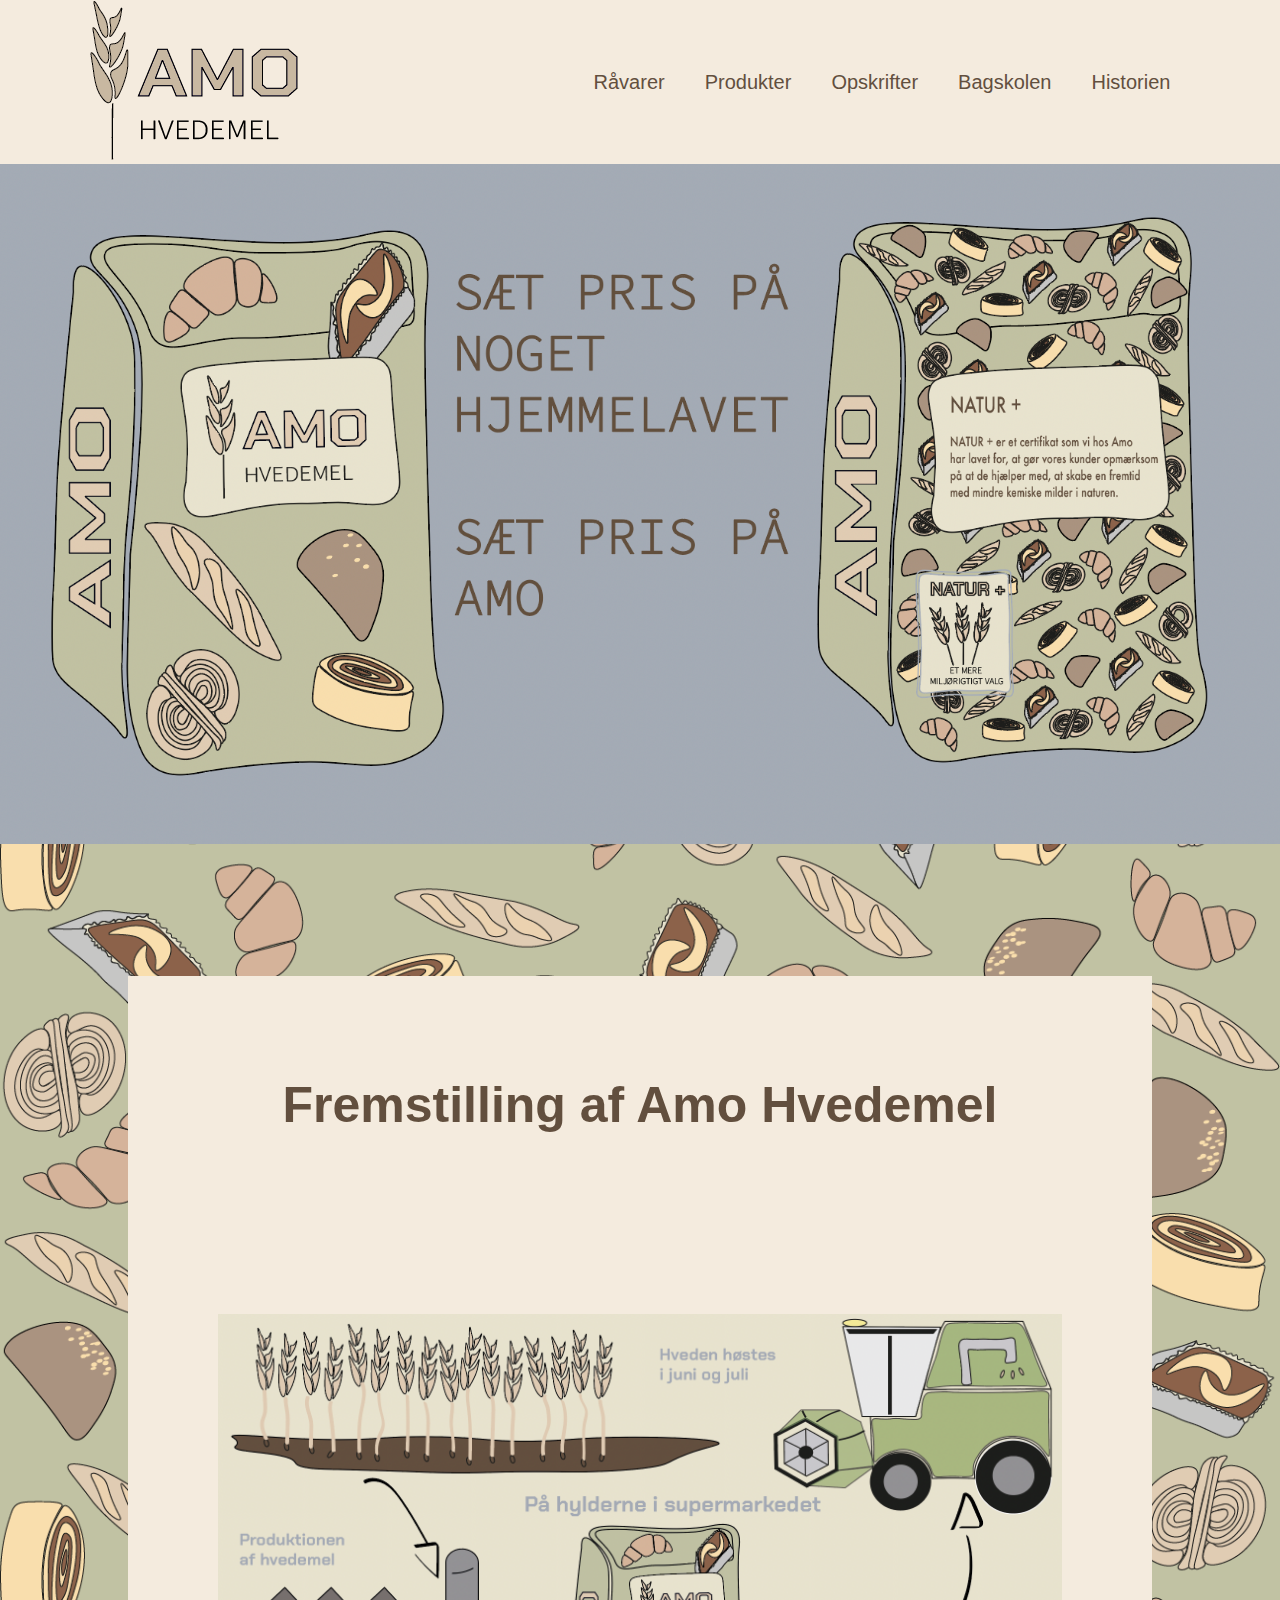
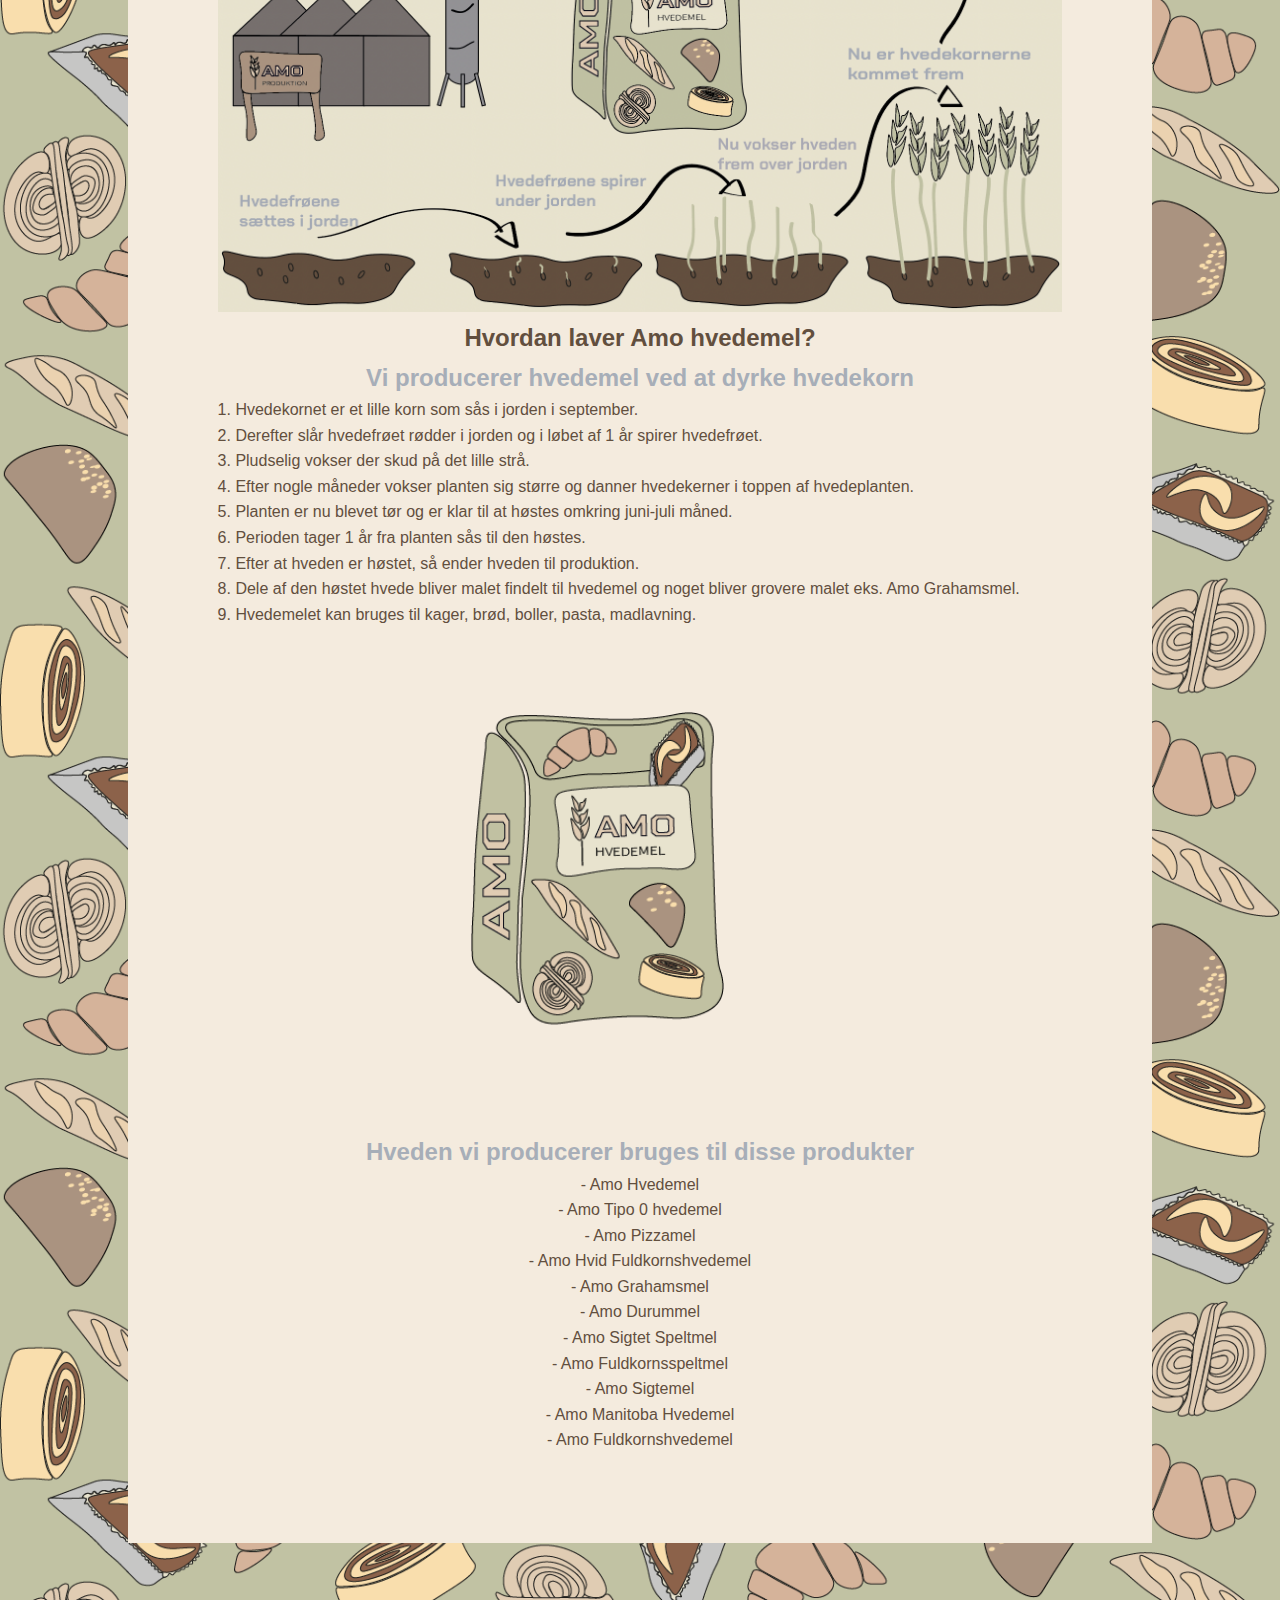
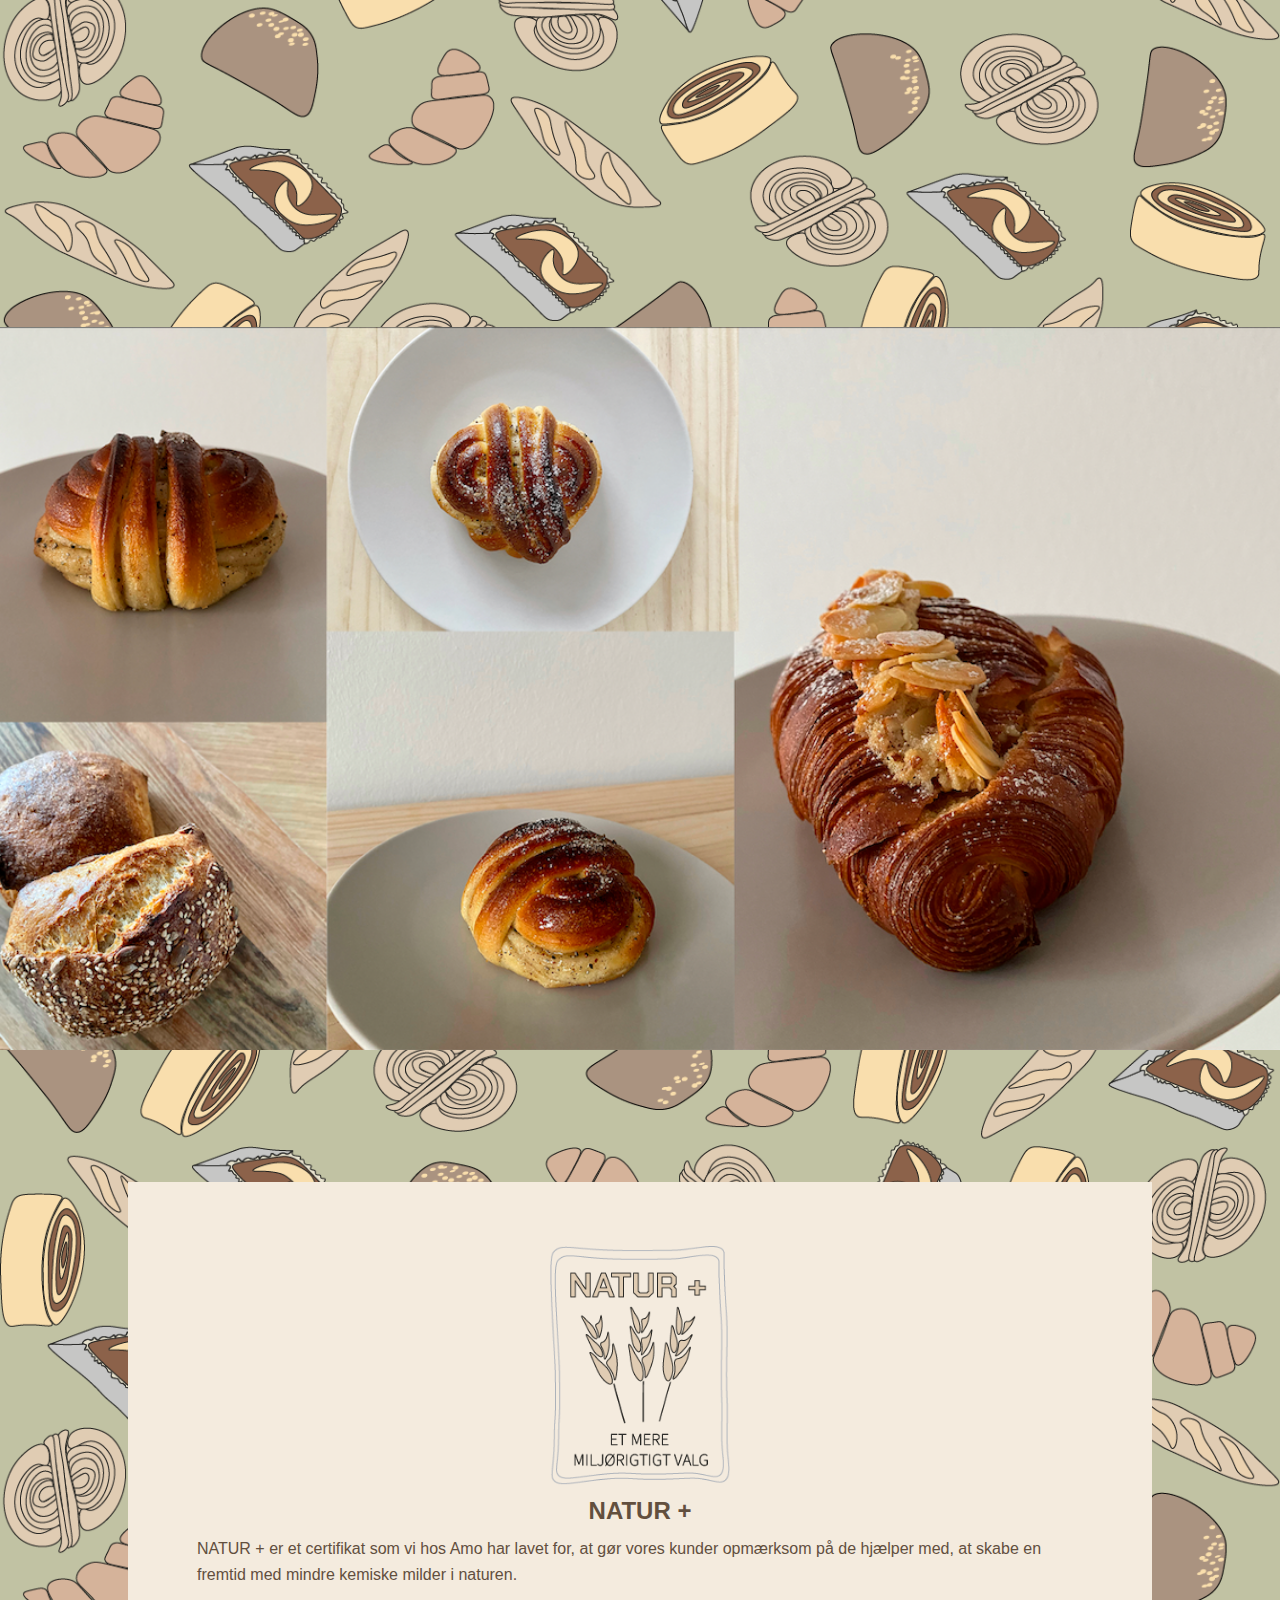
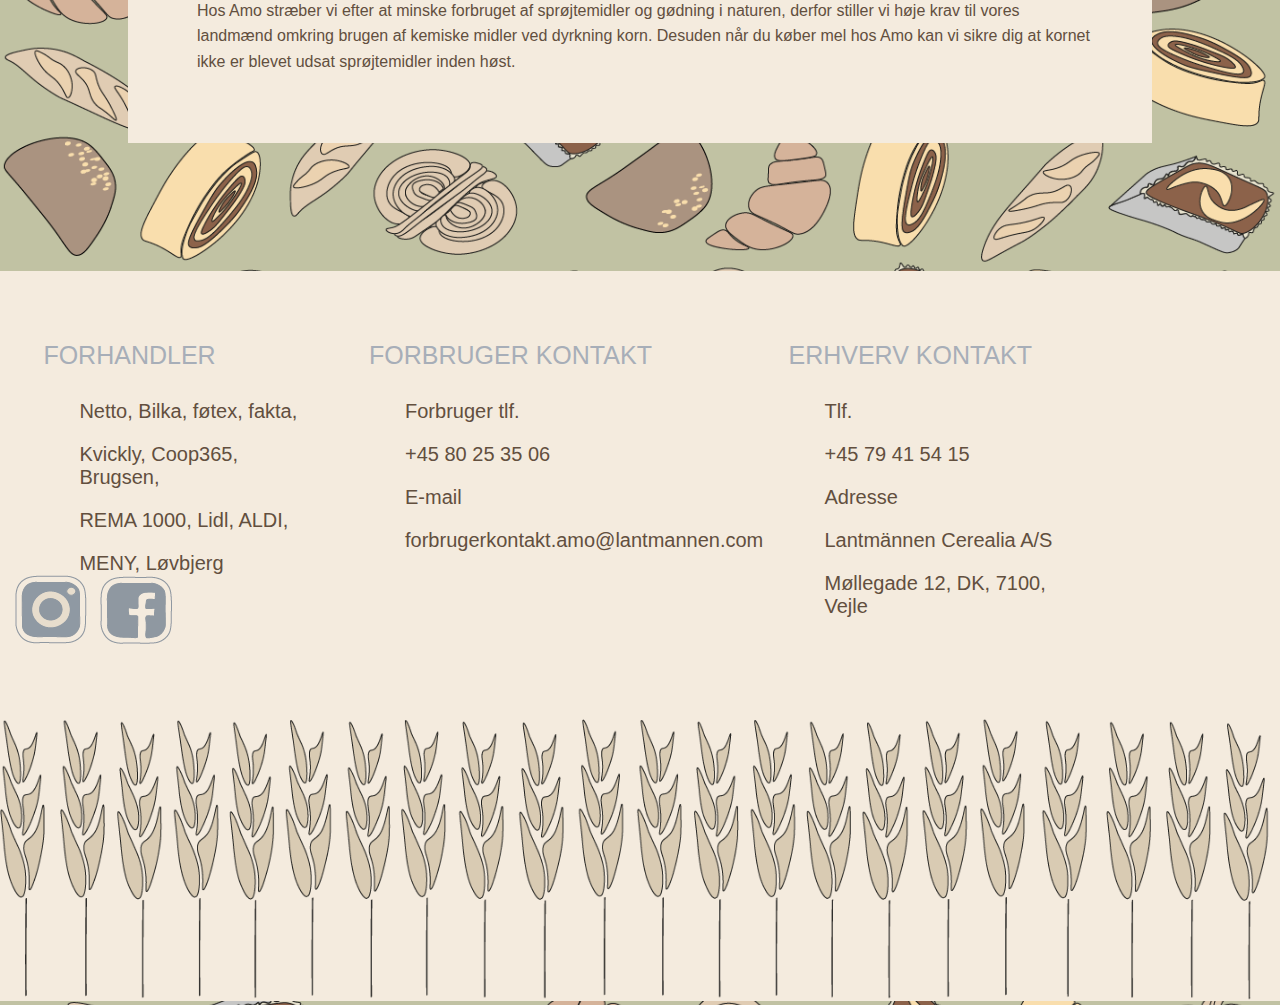
<file: hvedemel/index.html>
<!DOCTYPE html>
<html lang="en">
<head>
  <meta charset="UTF-8">
  <meta name="viewport" content="width=device-width, initial-scale=1.0">
  <meta http-equiv="X-UA-Compatible" content="ie=edge">
  <title>Amo Hvedemel</title>
  <meta name="Amo hvedemel forside" content="Hvedemel">
	<meta name="description" content="Amo">
	<meta name="viewport" content="width=device-width, initial-scale=1.0">
	<meta name="keywords" content="produktion af hvedemel, natur+, fremstilling af hvedemel, Amo, kager, brød, Amo hvedemel, hvedemel, bage, madlavning, hjemmelavet brød og kager">
	<link rel="stylesheet" href="css/style.css">

	<!-- favicon = ikon i faneblad / browser -->
	<link rel="icon" type="image/x-icon" href="images/logotilfane.png"/>
</head>
<body>

<div class="body1">

  <!--Navigation sættes op -->
<header>

 <a href="index.html"><img src="images/logotilnav.png" alt="Logo"></a>

<input type="checkbox" id="menu-bar">
<label for="menu-bar"><img src="images/burgermenubilled.png" alt="Logo"></label>


<nav class="navbar">
  <ul>
    <li> <a href="#">Råvarer</a>
          <ul>
            <li><a href="#">Hvede</a></li>
            <li><a href="#">Rug</a></li>
            <li><a href="#">Havre</a></li>
            <li><a href="#">Mandel</a></li>
          </ul>
        </li>

    <li> <a href="#">Produkter</a>
            <ul>
              <li><a href="#">Meltyper</a></li>
              <li><a href="#">Melblandninger</a></li>
            </ul>
        </li>

    <li> <a href="#">Opskrifter</a>
        <ul>
          <li><a href="bagning.html">Bagning</a></li>
          <li><a href="#">Morgenmad</a></li>
            <li><a href="#">Frokost</a></li>
            <li><a href="#">Aftensmad</a></li>
        </ul>
      </li>

    <li> <a href="#">Bagskolen</a></li>
    <li> <a href="#">Historien</a></li>
  </ul>
</nav>
</header>

<!--Indholdet på forsiden starter -->
<main>

<picture>
  <img src="images/amo.png" alt="Amo Hvedemel" class="amohvedemel">
</picture>

<picture>
  <img src="images/amohvedemelmobil.png" alt="Logo" class="amohvedemelmobil">
</picture>



  <div class= "boksinfographic">
    <h6>Fremstilling af Amo Hvedemel</h6>

<picture>
<img src="images/infographic.png" alt="infographic om fremstilling af Amo hvedemel" class="infographic">
</picture>

<picture>
<img src="images/infographicmobil.png" alt="infographic om fremstilling af Amo hvedemel" class="infographicmobil">
</picture>



<h2>Hvordan laver Amo hvedemel?</h2>

<h3> Vi producerer hvedemel ved at dyrke hvedekorn</h3>

<div id="infographictekst">
<p>1. Hvedekornet er et lille korn som sås i jorden i september.</p>
<p>2. Derefter slår hvedefrøet rødder i jorden og i løbet af 1 år spirer hvedefrøet.</p>
<p>3. Pludselig vokser der skud på det lille strå.</p>
<p>4. Efter nogle måneder vokser planten sig større og danner hvedekerner i toppen af hvedeplanten.</p>
<p>5. Planten er nu blevet tør og er klar til at høstes omkring juni-juli måned.</p>
<p>6. Perioden tager 1 år fra planten sås til den høstes.</p>
<p>7. Efter at hveden er høstet, så ender hveden til produktion.</p>
<p>8. Dele af den høstet hvede bliver malet findelt til hvedemel og noget bliver grovere malet eks. Amo Grahamsmel.</p>
<p>9. Hvedemelet kan bruges til kager, brød, boller, pasta, madlavning.</p>

<img src="images/hvedemel.png" alt="Amo hvedemel" class="hvedemelbillede">

<h3> Hveden vi producerer bruges til disse produkter</h3>

<div id="hvedemeltyper">
<p>  - Amo Hvedemel</p>
<p>  -	Amo Tipo 0 hvedemel</p>
<p>   -	Amo Pizzamel</p>
<p>   -	Amo Hvid Fuldkornshvedemel </p>
<p>   -	Amo Grahamsmel </p>
<p>   -	Amo Durummel </p>
<p>   -	Amo Sigtet Speltmel</p>
<p>   -	Amo Fuldkornsspeltmel </p>
<p>   -	Amo Sigtemel </p>
<p>   -	Amo Manitoba Hvedemel </p>
<p>   -	Amo Fuldkornshvedemel </p>
</div>

</div>
</div>


<!-- billed collage (stor skærm) -->
<picture>
<img src="images/kageogbrod.png" alt="Kage og brød" class="kageogbrod">
</picture>

<!-- billeder (lille skærm)-->
<picture>
<img src="images/kardemommeforside.jpg" alt="Kardemommesnurer" class="kageogbrodmobil">
</picture>

<picture>
<img src="images/croissantforside.jpg" alt="Croissant" class="kageogbrodmobil">
</picture>

<picture>
<img src="images/opskriftkanelsnegle.jpg" alt="Kanelsnegle" class="kageogbrodmobil">
</picture>


  <div class= "box1landningpage">
    <div>
    <img src="images/naturikon.png" alt="Ikon natur+" class="naturikon">
  </div>

    <h2>NATUR +</h2>

    <p class="del1natur">
      NATUR + er et certifikat som vi hos Amo har lavet for, at gør vores kunder opmærksom på de hjælper med, at skabe en fremtid med mindre
      kemiske milder i naturen.</p>

    <p class="del2natur">
      Hos Amo stræber vi efter at minske forbruget af sprøjtemidler og gødning i naturen, derfor stiller vi høje krav til vores landmænd
      omkring brugen af kemiske midler ved dyrkning korn.

      Desuden når du køber mel hos Amo kan vi sikre dig
      at kornet ikke er blevet udsat sprøjtemidler inden høst.
    </p>
</div>
</main>




<!--Footer-->
 <footer class="footer">
   <div class="container">
     <div class="row">

<!--Forhandler i footer-->
       <div class="footer-col">
         <h5>FORHANDLER</h5>
         <ul>
           <li><a href="">Netto, Bilka, føtex, fakta,</a></li>
           <li><a href="">Kvickly, Coop365, Brugsen,</a></li>
           <li><a href="">REMA 1000, Lidl, ALDI,</a></li>
           <li><a href="">MENY, Løvbjerg</a></li>
         </ul>
         <img src="images/insta.png" alt="Instagram ikon">
         <img src="images/face.png" alt="Facebook ikon">
       </div>

<!--Forbruger kontakt: tlf nr. & e-mail-->
       <div class="footer-col">
         <h5>FORBRUGER KONTAKT</h5>
         <ul>
           <li><a href="">Forbruger tlf. </a></li>
           <li><a href="">+45 80 25 35 06</a></li>
           <li><a href="">E-mail</a></li>
           <li><a href="">forbrugerkontakt.amo@lantmannen.com</a></li>
         </ul>
       </div>

<!--Erhverv kontakt: tlf nr. & adresse-->
       <div class="footer-col">
         <h5>ERHVERV KONTAKT</h5>
         <ul>
           <li><a href="">Tlf.</a></li>
           <li><a href="">+45 79 41 54 15</a></li>
           <li><a href="">Adresse</a></li>
           <li><a href="">Lantmännen Cerealia A/S</a></li>
           <li><a href="">Møllegade 12, DK, 7100, Vejle</a></li>
         </ul>
       </div>
   </div>
 </div>

</footer>

<!--Billede af hvede i bunden af siden-->
<div>
<img src="images/hvedetilfooter1.png" alt="Illustration af hvedeplanten" class="hvedefooter">
</div>
</div>
</body>
</html>
</file>
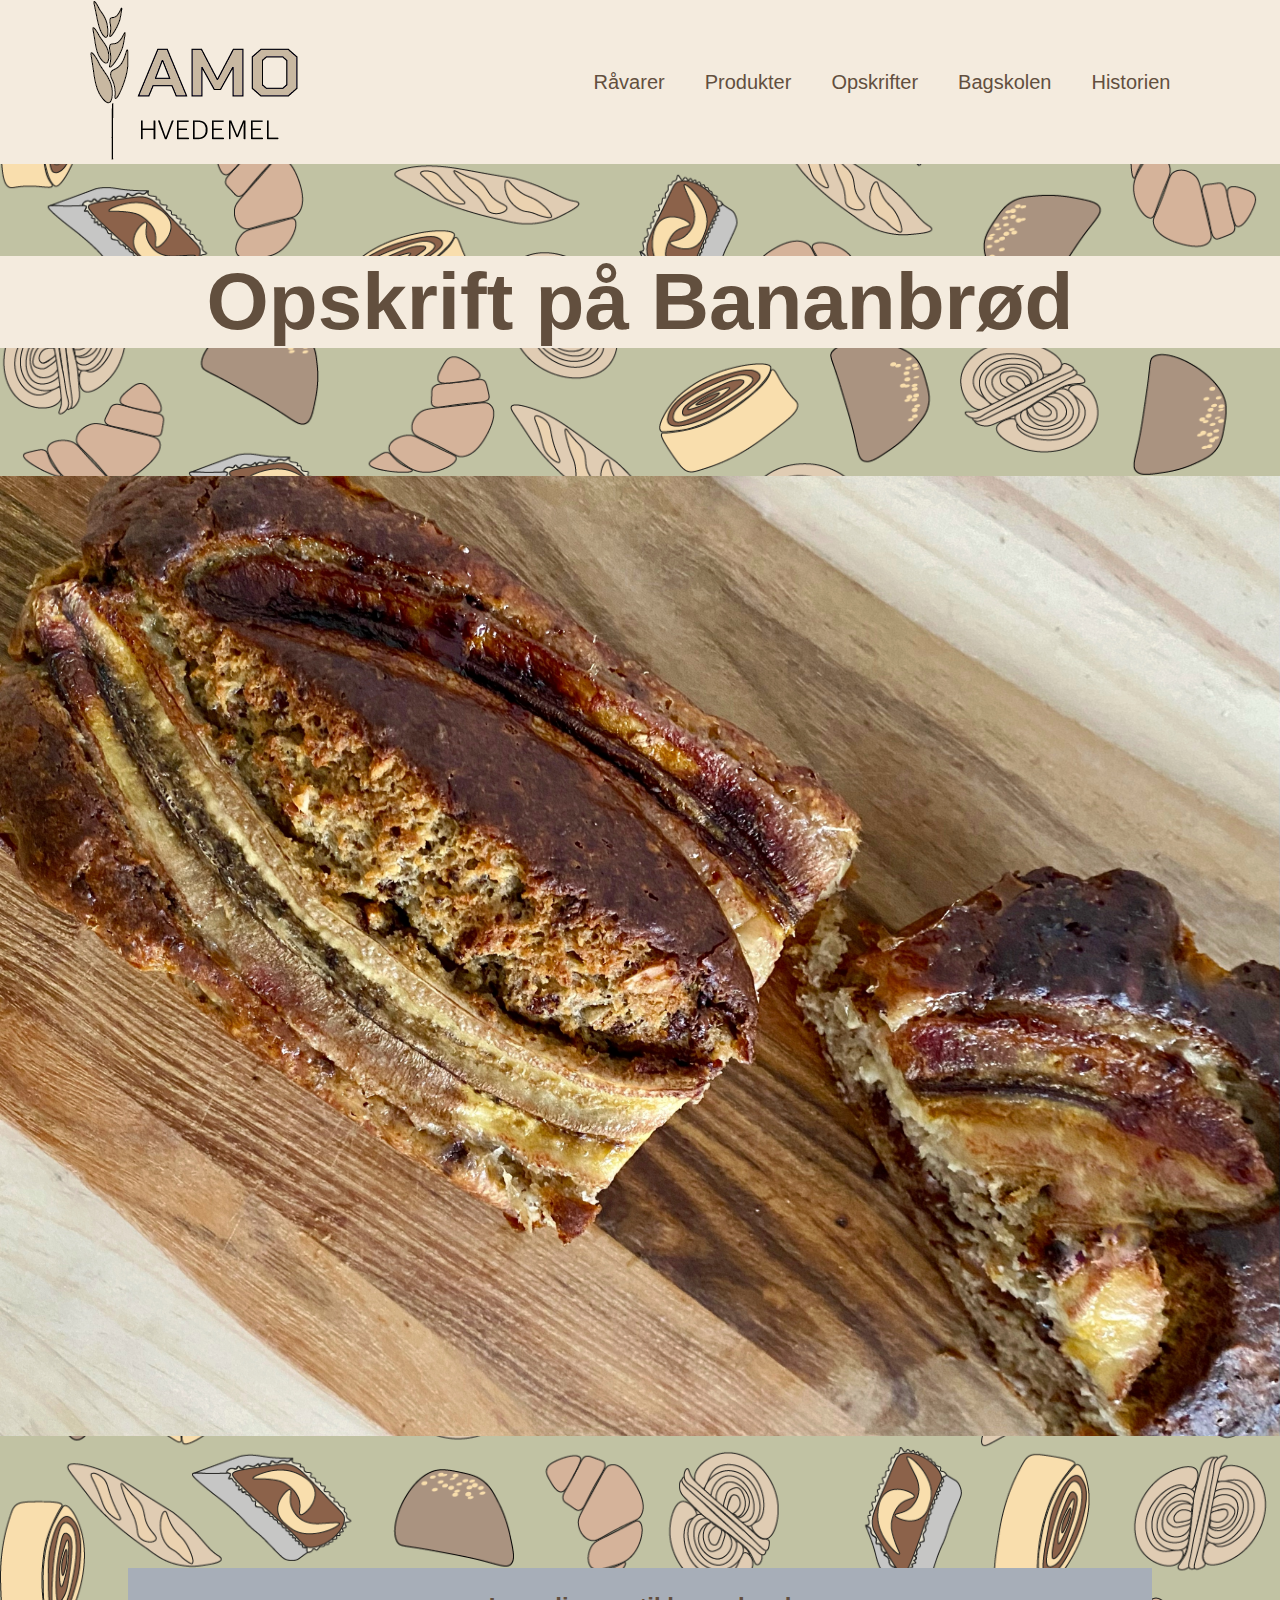
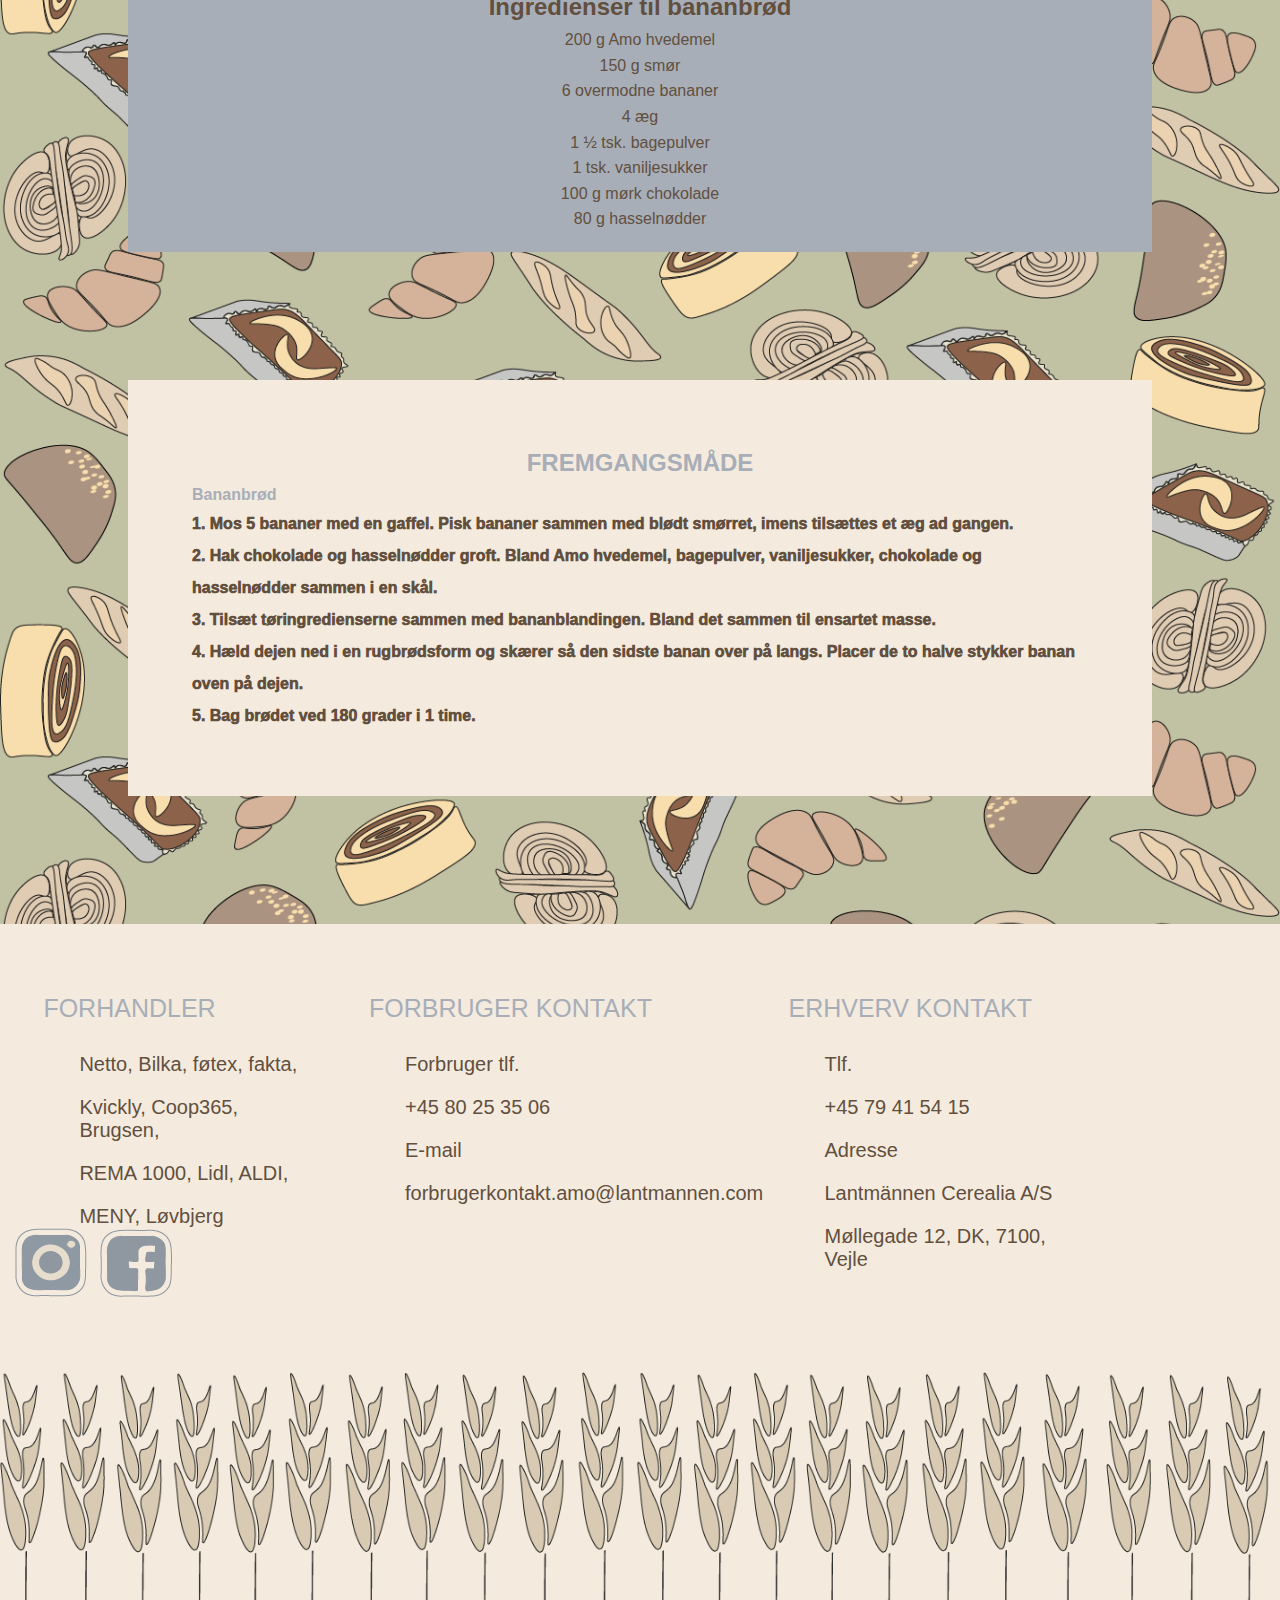
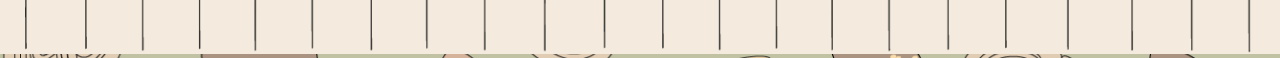
<file: hvedemel/bananbrod.html>
<!DOCTYPE html>
<html lang="en">
<head>
  <meta charset="UTF-8">
  <meta name="viewport" content="width=device-width, initial-scale=1.0">
  <meta http-equiv="X-UA-Compatible" content="ie=edge">
  <title>Amo - Opskrift på Bananbrød</title>
  <meta name="Amo opskrift på Bananbrød" content="opskrift">
	<meta name="description" content="Opskrift på Amo's Bananbrød">
	<meta name="viewport" content="width=device-width, initial-scale=1.0">
	<meta name="keywords" content="bag bananbrød, bananbrød, bananer, opskrift, kager, brød, Amo hvedemel, hvedemel, bage, madlavning, hjemmelavet brød og kager">
	<link rel="stylesheet" href="css/style.css">

	<!-- favicon = ikon i faneblad / browser -->
	<link rel="icon" type="image/x-icon" href="images/logotilfane.png"/>
</head>
<body>
<div class="body">

  <!--Navigation sættes op -->
<header>

 <a href="index.html"><img src="images/logotilnav.png" alt="Logo"></a>

<input type="checkbox" id="menu-bar">
<label for="menu-bar"> <img src="images/burgermenubilled.png" alt="Logo"></label>


<nav class="navbar">
  <ul>
    <li> <a href="#">Råvarer</a>
          <ul>
            <li><a href="#">Hvede</a></li>
            <li><a href="#">Rug</a></li>
            <li><a href="#">Havre</a></li>
            <li><a href="#">Mandel</a></li>
          </ul>
        </li>

    <li> <a href="#">Produkter</a>
            <ul>
              <li><a href="#">Meltyper</a></li>
              <li><a href="#">Melblandninger</a></li>
            </ul>
        </li>

    <li> <a href="#">Opskrifter</a>
        <ul>
          <li><a href="bagning.html">Bagning</a></li>
          <li><a href="#">Morgenmad</a></li>
            <li><a href="#">Frokost</a></li>
            <li><a href="#">Aftensmad</a></li>
        </ul>
      </li>

    <li> <a href="#">Bagskolen</a></li>
    <li> <a href="#">Historien</a></li>
  </ul>
</nav>
</header>



<!--Opskrift på bananbrød starter -->
<article>
  <h1>Opskrift på Bananbrød</h1>

<picture>
<img src="images/opskriftbananbrod.jpg" alt="Bananbrød" class="bananbrod">
</picture>


<div class= "box">
    <h2>Ingredienser til bananbrød</h2>
      <p>200 g Amo hvedemel</p>
      <p>150 g smør</p>
      <p>6 overmodne bananer</p>
      <p>4 æg</p>
      <p>1 ½ tsk. bagepulver</p>
      <p>1 tsk. vaniljesukker</p>
      <p>100 g mørk chokolade</p>
      <p>80 g hasselnødder</p>
</div>
</article>

<section>
<div class= "yderbox">
  <h3>FREMGANGSMÅDE</h3>
    <h4>Bananbrød</h4>

    <div id="dej">
      <p>1.	Mos 5 bananer med en gaffel. Pisk bananer sammen med blødt smørret, imens tilsættes et æg ad gangen.</p>
      <p>2.	Hak chokolade og hasselnødder groft. Bland Amo hvedemel, bagepulver, vaniljesukker, chokolade og hasselnødder sammen i en skål.</p>
      <p>3.	Tilsæt tøringredienserne sammen med bananblandingen. Bland det sammen til ensartet masse.</p>
      <p>4.	Hæld dejen ned i en rugbrødsform og skærer så den sidste banan over på langs. Placer de to halve stykker banan oven på dejen.</p>
      <p>5.	Bag brødet ved 180 grader i 1 time.</p>
    </div>
  </div>
</section>

<!--Footer-->
 <footer class="footer">
   <div class="container">
     <div class="row">


<!--Forhandler i footer-->
       <div class="footer-col">
         <h5>FORHANDLER</h5>
         <ul>
           <li><a href="">Netto, Bilka, føtex, fakta,</a></li>
           <li><a href="">Kvickly, Coop365, Brugsen,</a></li>
           <li><a href="">REMA 1000, Lidl, ALDI,</a></li>
           <li><a href="">MENY, Løvbjerg</a></li>
         </ul>
         <img src="images/insta.png" alt="Instagram ikon">
         <img src="images/face.png" alt="Facebook ikon">
       </div>


<!--Forbruger kontakt: tlf nr. & e-mail-->
       <div class="footer-col">
         <h5>FORBRUGER KONTAKT</h5>
         <ul>
           <li><a href="">Forbruger tlf. </a></li>
           <li><a href="">+45 80 25 35 06</a></li>
           <li><a href="">E-mail</a></li>
           <li><a href="">forbrugerkontakt.amo@lantmannen.com</a></li>
         </ul>
       </div>

<!--Erhverv kontakt: tlf nr. & adresse-->
       <div class="footer-col">
         <h5>ERHVERV KONTAKT</h5>
         <ul>
           <li><a href="">Tlf.</a></li>
           <li><a href="">+45 79 41 54 15</a></li>
           <li><a href="">Adresse</a></li>
           <li><a href="">Lantmännen Cerealia A/S</a></li>
           <li><a href="">Møllegade 12, DK, 7100, Vejle</a></li>
         </ul>
       </div>
   </div>
 </div>

</footer>

<!--Billede af hvede i bunden af siden-->
<div>
<img src="images/hvedetilfooter1.png" alt="Illustration af hvedeplanten" class="hvedefooter">
</div>
</div>
</body>
</html>
</file>
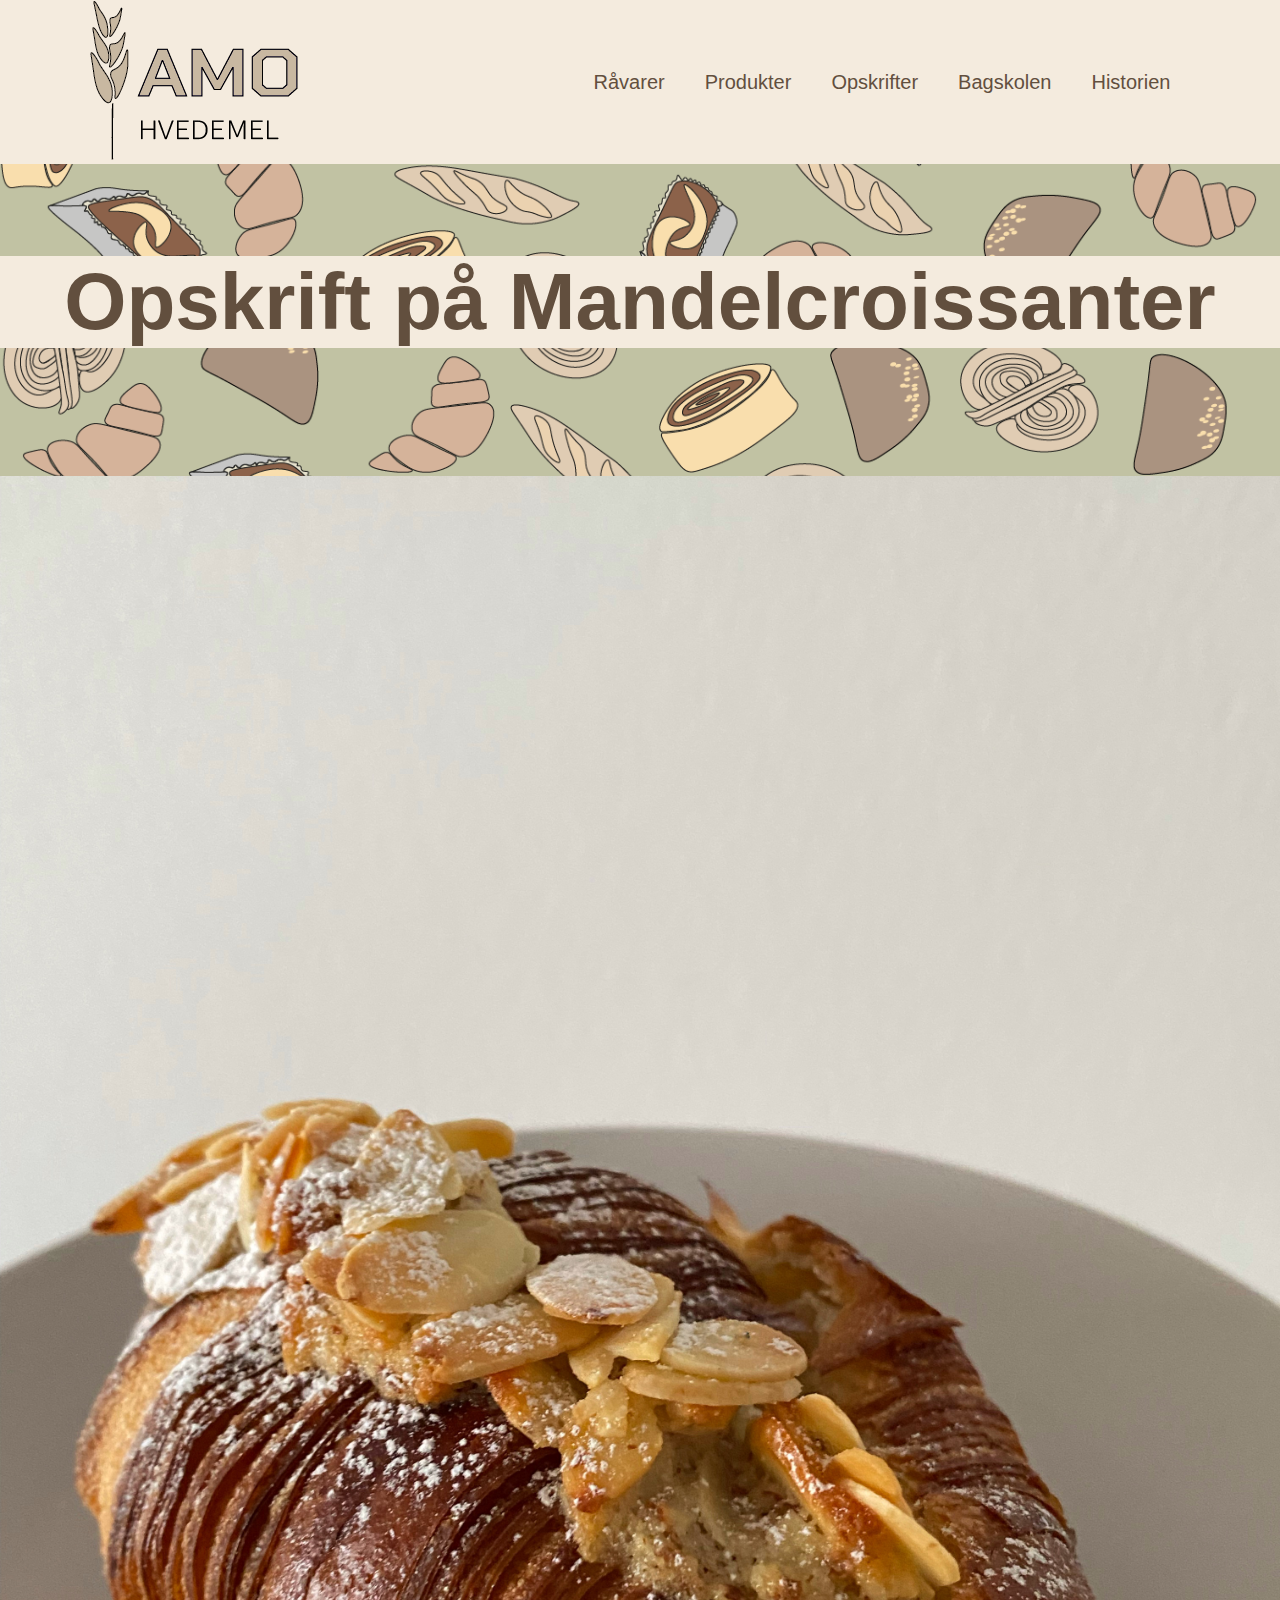
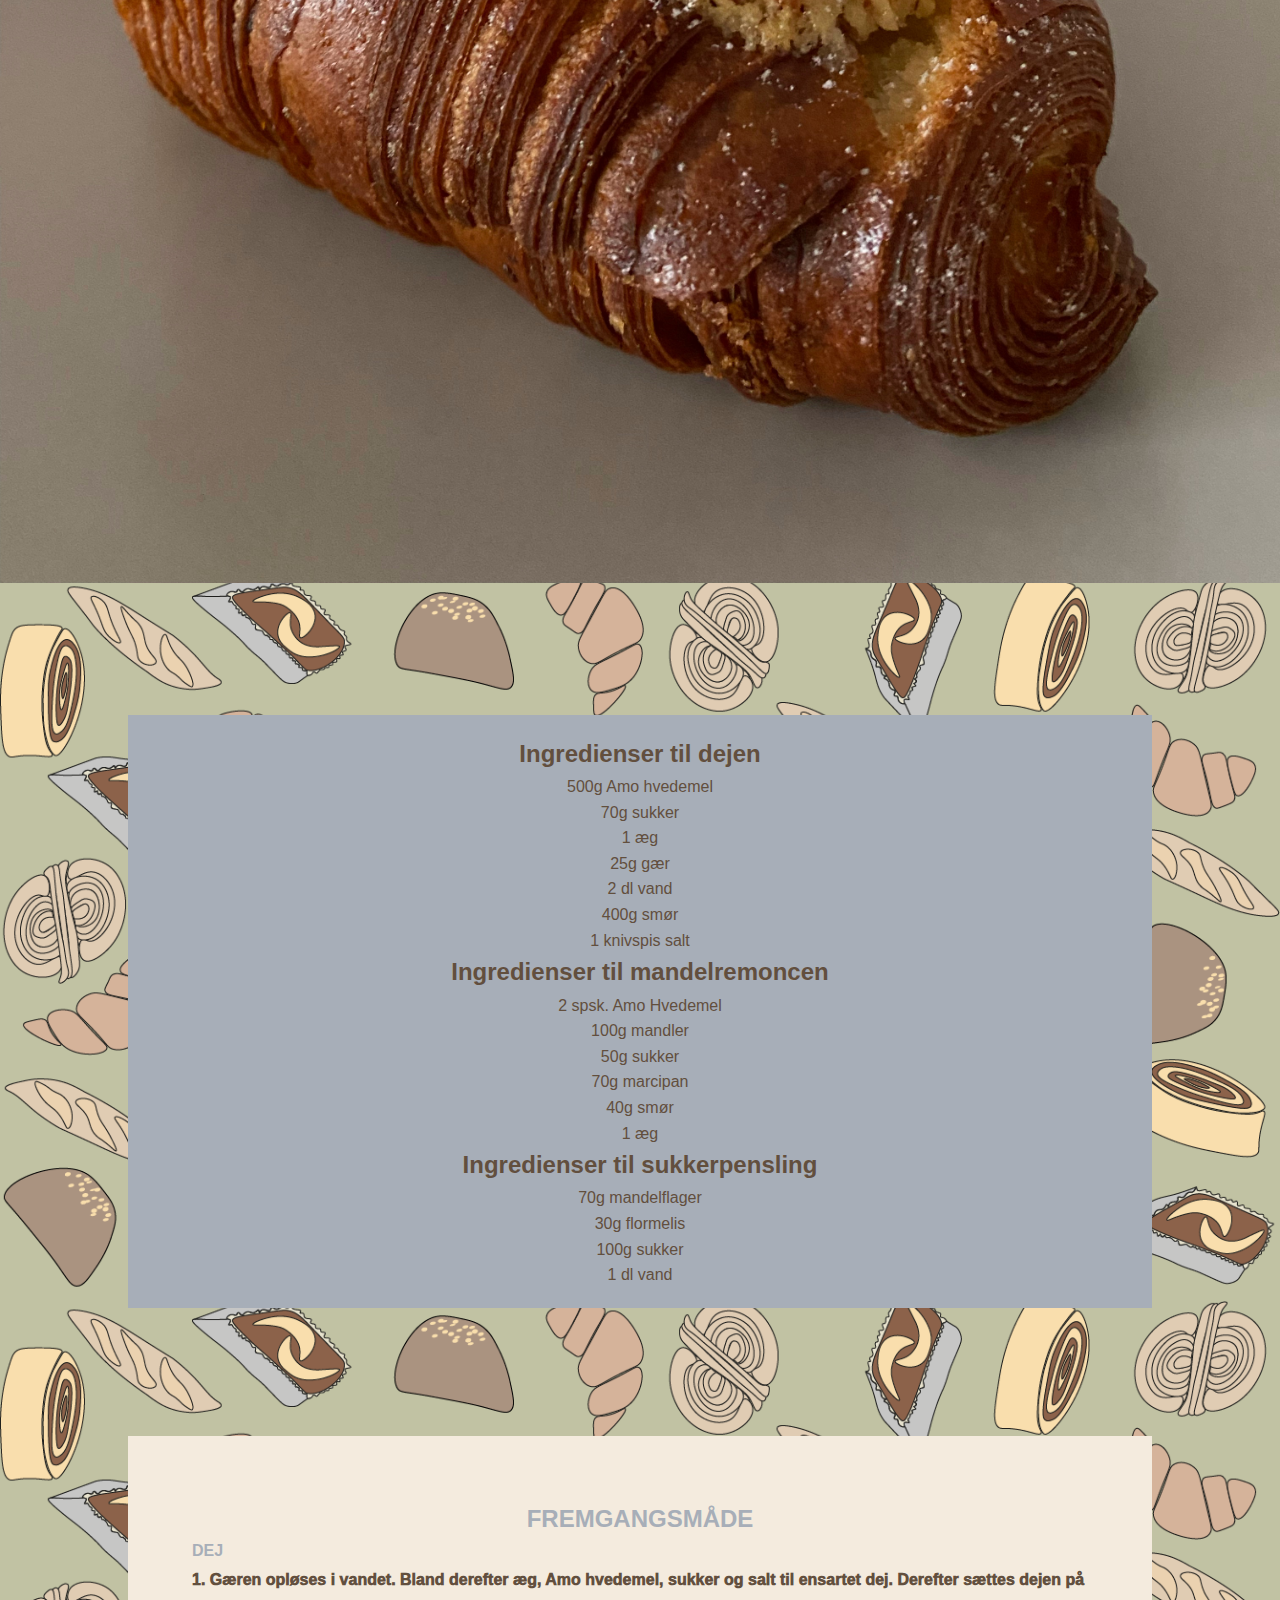
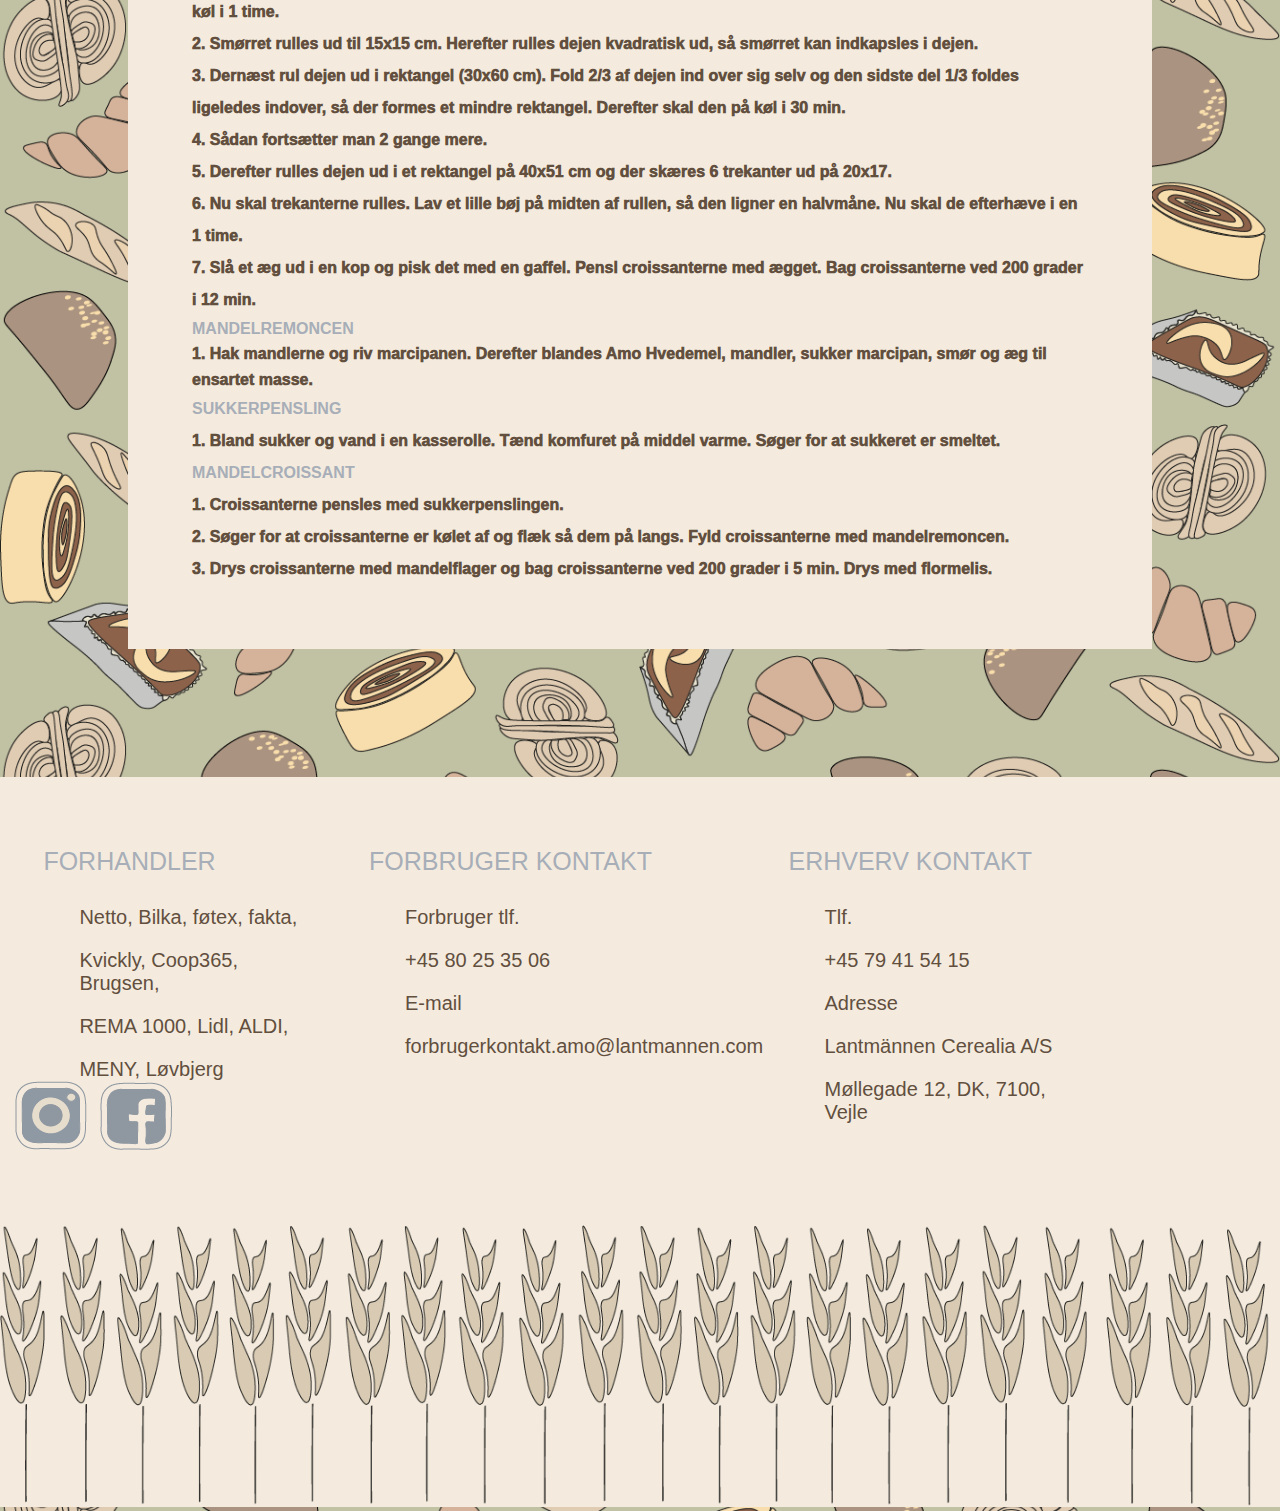
<file: hvedemel/croissant.html>
<!DOCTYPE html>
<html lang="en">
<head>
  <meta charset="UTF-8">
  <meta name="viewport" content="width=device-width, initial-scale=1.0">
  <meta http-equiv="X-UA-Compatible" content="ie=edge">
  <title>Amo - Opskrift på Mandelcroissanter</title>
  <meta name="Amo opskrift på Mandelcroissanter" content="opskrift">
	<meta name="description" content="Opskrift på Amo's Kanelsnegle">
	<meta name="viewport" content="width=device-width, initial-scale=1.0">
	<meta name="keywords" content="mandelcroissanter, croissant, croissanter, mandel, opskrift, kager, brød, Amo hvedemel, hvedemel, bage, madlavning, hjemmelavet brød og kager">
	<link rel="stylesheet" href="css/style.css">

	<!-- favicon = ikon i faneblad / browser -->
	<link rel="icon" type="image/x-icon" href="images/logotilfane.png"/>
</head>
<body>
<div class="body">

  <!--Navigation sættes op -->
<header>

 <a href="index.html"><img src="images/logotilnav.png" alt="Logo"></a>

<input type="checkbox" id="menu-bar">
<label for="menu-bar"> <img src="images/burgermenubilled.png" alt="Logo"></label>


<nav class="navbar">
  <ul>
    <li> <a href="#">Råvarer</a>
          <ul>
            <li><a href="#">Hvede</a></li>
            <li><a href="#">Rug</a></li>
            <li><a href="#">Havre</a></li>
            <li><a href="#">Mandel</a></li>
          </ul>
        </li>

    <li> <a href="#">Produkter</a>
            <ul>
              <li><a href="#">Meltyper</a></li>
              <li><a href="#">Melblandninger</a></li>
            </ul>
        </li>

    <li> <a href="#">Opskrifter</a>
        <ul>
          <li><a href="bagning.html">Bagning</a></li>
          <li><a href="#">Morgenmad</a></li>
            <li><a href="#">Frokost</a></li>
            <li><a href="#">Aftensmad</a></li>
        </ul>
      </li>

    <li> <a href="#">Bagskolen</a></li>
    <li> <a href="#">Historien</a></li>
  </ul>
</nav>
</header>



<!--Opskrift på Mandelcroissanter starter -->
<article>
  <h1>Opskrift på Mandelcroissanter</h1>

<picture>
<img src="images/bagningcroissant.jpg" alt="Croissant" class="croissant">
</picture>


  <div class= "box">
    <h2>Ingredienser til dejen</h2>
      <p>500g Amo hvedemel </p>
      <p>70g sukker</p>
      <p>1 æg</p>
      <p>25g gær</p>
      <p>2 dl vand</p>
      <p>400g smør</p>
      <p>1 knivspis salt</p>

    <h2>Ingredienser til mandelremoncen</h2>
      <p>2 spsk. Amo Hvedemel </p>
      <p>100g mandler</p>
      <p>50g sukker </p>
      <p>70g marcipan</p>
      <p>40g smør</p>
      <p>1 æg</p>

    <h2>Ingredienser til sukkerpensling</h2>
      <p>70g mandelflager</p>
      <p>30g flormelis</p>
      <p>100g sukker</p>
      <p>1 dl vand </p>
</div>
</article>

<div class= "yderbox">
  <h3>FREMGANGSMÅDE</h3>
    <h4>DEJ</h4>

    <div id="dej">
      <p>1. Gæren opløses i vandet. Bland derefter æg, Amo hvedemel, sukker og salt til ensartet dej. Derefter sættes dejen på køl i 1 time.</p>
      <p>2.	Smørret rulles ud til 15x15 cm. Herefter rulles dejen kvadratisk ud, så smørret kan indkapsles i dejen.</p>
      <p>3.	Dernæst rul dejen ud i rektangel (30x60 cm). Fold 2/3 af dejen ind over sig selv og den sidste del 1/3 foldes ligeledes indover, så der formes et mindre rektangel. Derefter skal den på køl i 30 min.</p>
      <p>4.	Sådan fortsætter man 2 gange mere.</p>
      <p>5.	Derefter rulles dejen ud i et rektangel på 40x51 cm og der skæres 6 trekanter ud på 20x17.</p>
      <p>6.	Nu skal trekanterne rulles. Lav et lille bøj på midten af rullen, så den ligner en halvmåne. Nu skal de efterhæve i en 1 time.</p>
      <p>7.	Slå et æg ud i en kop og pisk det med en gaffel. Pensl croissanterne med ægget. Bag croissanterne ved 200 grader i 12 min.</p>
    </div>

<div id="dej1">
  <h4>MANDELREMONCEN</h4>
  <p>1.	Hak mandlerne og riv marcipanen. Derefter blandes Amo Hvedemel, mandler, sukker marcipan, smør og æg til ensartet masse.</p>
</div>

<div id="dej2">
  <h4>SUKKERPENSLING</h4>
    <p>1.	Bland sukker og vand i en kasserolle. Tænd komfuret på middel varme. Søger for at sukkeret er smeltet.</p>
</div>

<div id="dej3">
  <h4>MANDELCROISSANT</h4>
    <p>1.	Croissanterne pensles med sukkerpenslingen.</p>
    <p>2.	Søger for at croissanterne er kølet af og flæk så dem på langs. Fyld croissanterne med mandelremoncen.</p>
    <p>3.	Drys croissanterne med mandelflager og bag croissanterne ved 200 grader i 5 min. Drys med flormelis.</p>
</div>
</div>


<!--Footer-->
 <footer class="footer">
   <div class="container">
     <div class="row">


<!--Forhandler i footer-->
       <div class="footer-col">
         <h5>FORHANDLER</h5>
         <ul>
           <li><a href="">Netto, Bilka, føtex, fakta,</a></li>
           <li><a href="">Kvickly, Coop365, Brugsen,</a></li>
           <li><a href="">REMA 1000, Lidl, ALDI,</a></li>
           <li><a href="">MENY, Løvbjerg</a></li>
         </ul>
         <img src="images/insta.png" alt="Instagram ikon">
         <img src="images/face.png" alt="Facebook ikon">
       </div>


<!--Forbruger kontakt: tlf nr. & e-mail-->
       <div class="footer-col">
         <h5>FORBRUGER KONTAKT</h5>
         <ul>
           <li><a href="">Forbruger tlf. </a></li>
           <li><a href="">+45 80 25 35 06</a></li>
           <li><a href="">E-mail</a></li>
           <li><a href="">forbrugerkontakt.amo@lantmannen.com</a></li>
         </ul>
       </div>

<!--Erhverv kontakt: tlf nr. & adresse-->
       <div class="footer-col">
         <h5>ERHVERV KONTAKT</h5>
         <ul>
           <li><a href="">Tlf.</a></li>
           <li><a href="">+45 79 41 54 15</a></li>
           <li><a href="">Adresse</a></li>
           <li><a href="">Lantmännen Cerealia A/S</a></li>
           <li><a href="">Møllegade 12, DK, 7100, Vejle</a></li>
         </ul>
       </div>
   </div>
 </div>

</footer>

<!--Billede af hvede i bunden af siden-->
<div>
<img src="images/hvedetilfooter1.png" alt="Illustration af hvedeplanten" class="hvedefooter">
</div>
</div>
</body>
</html>
</file>
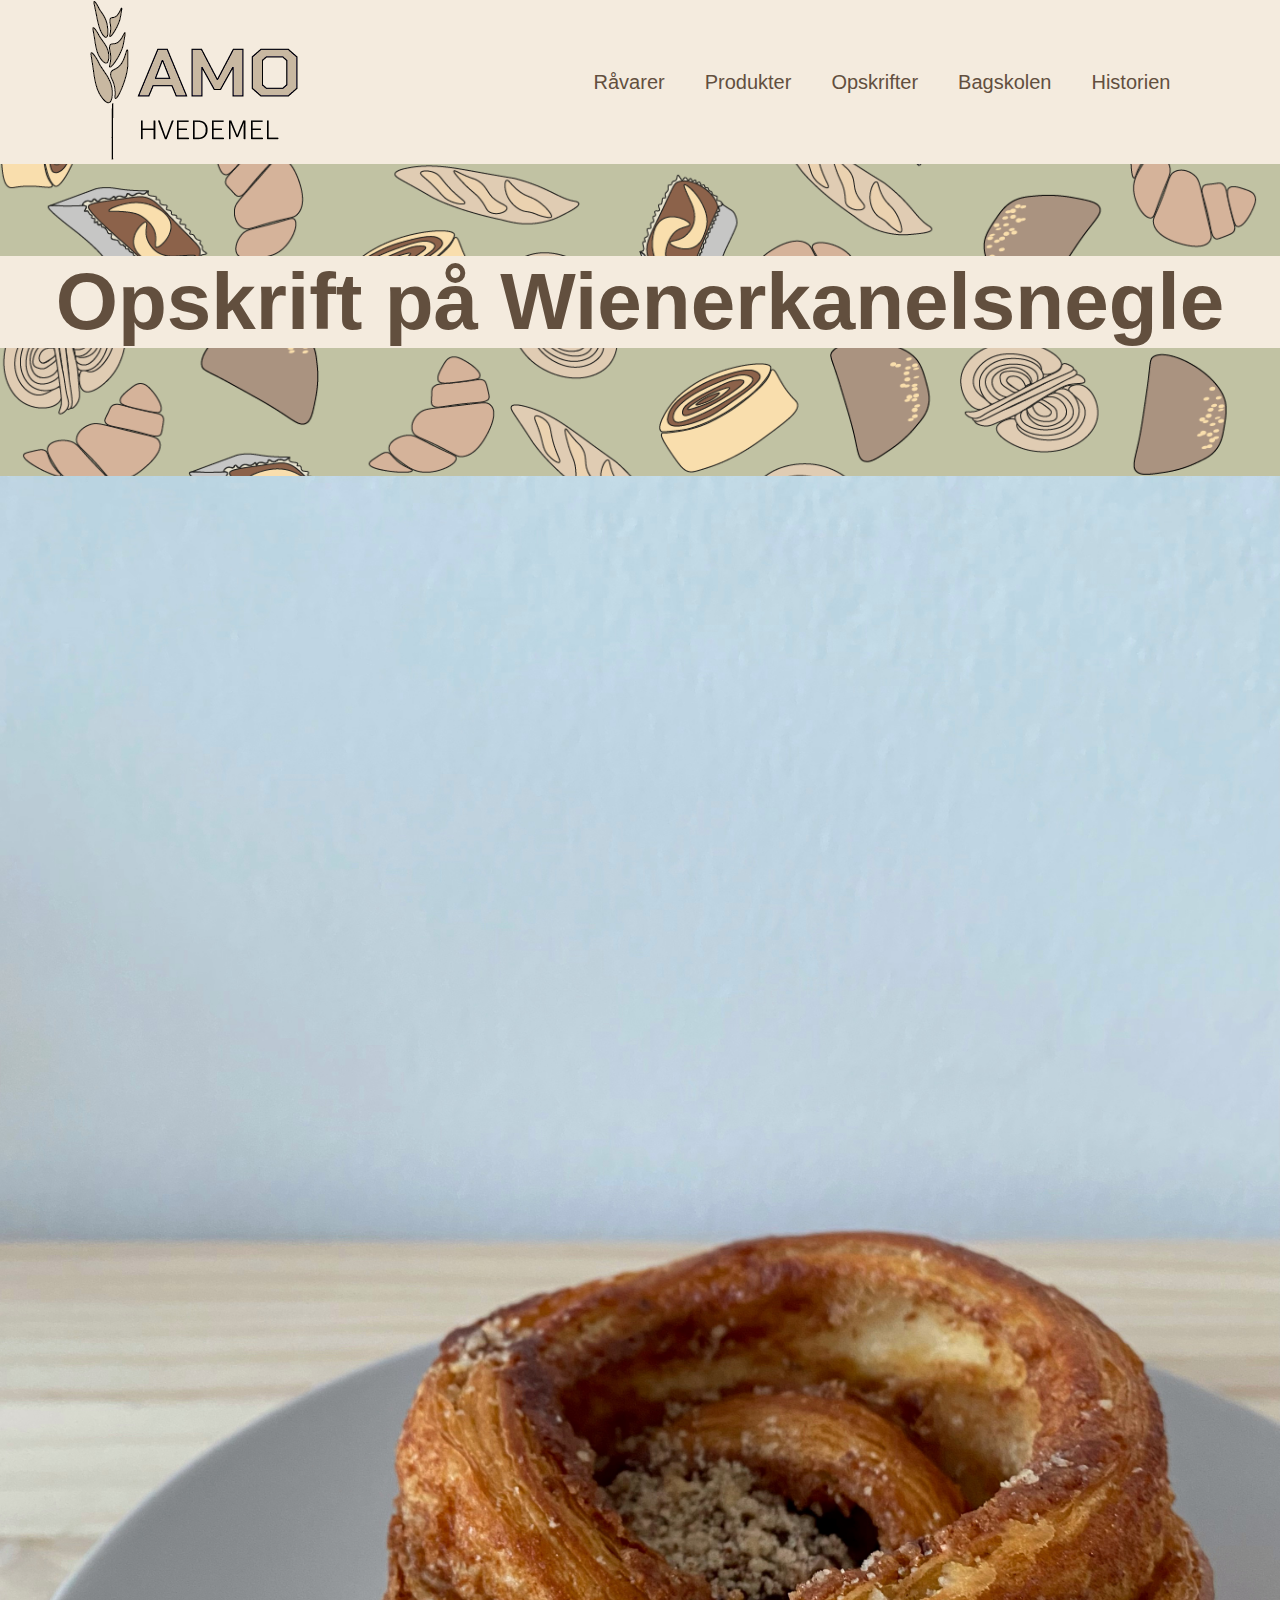
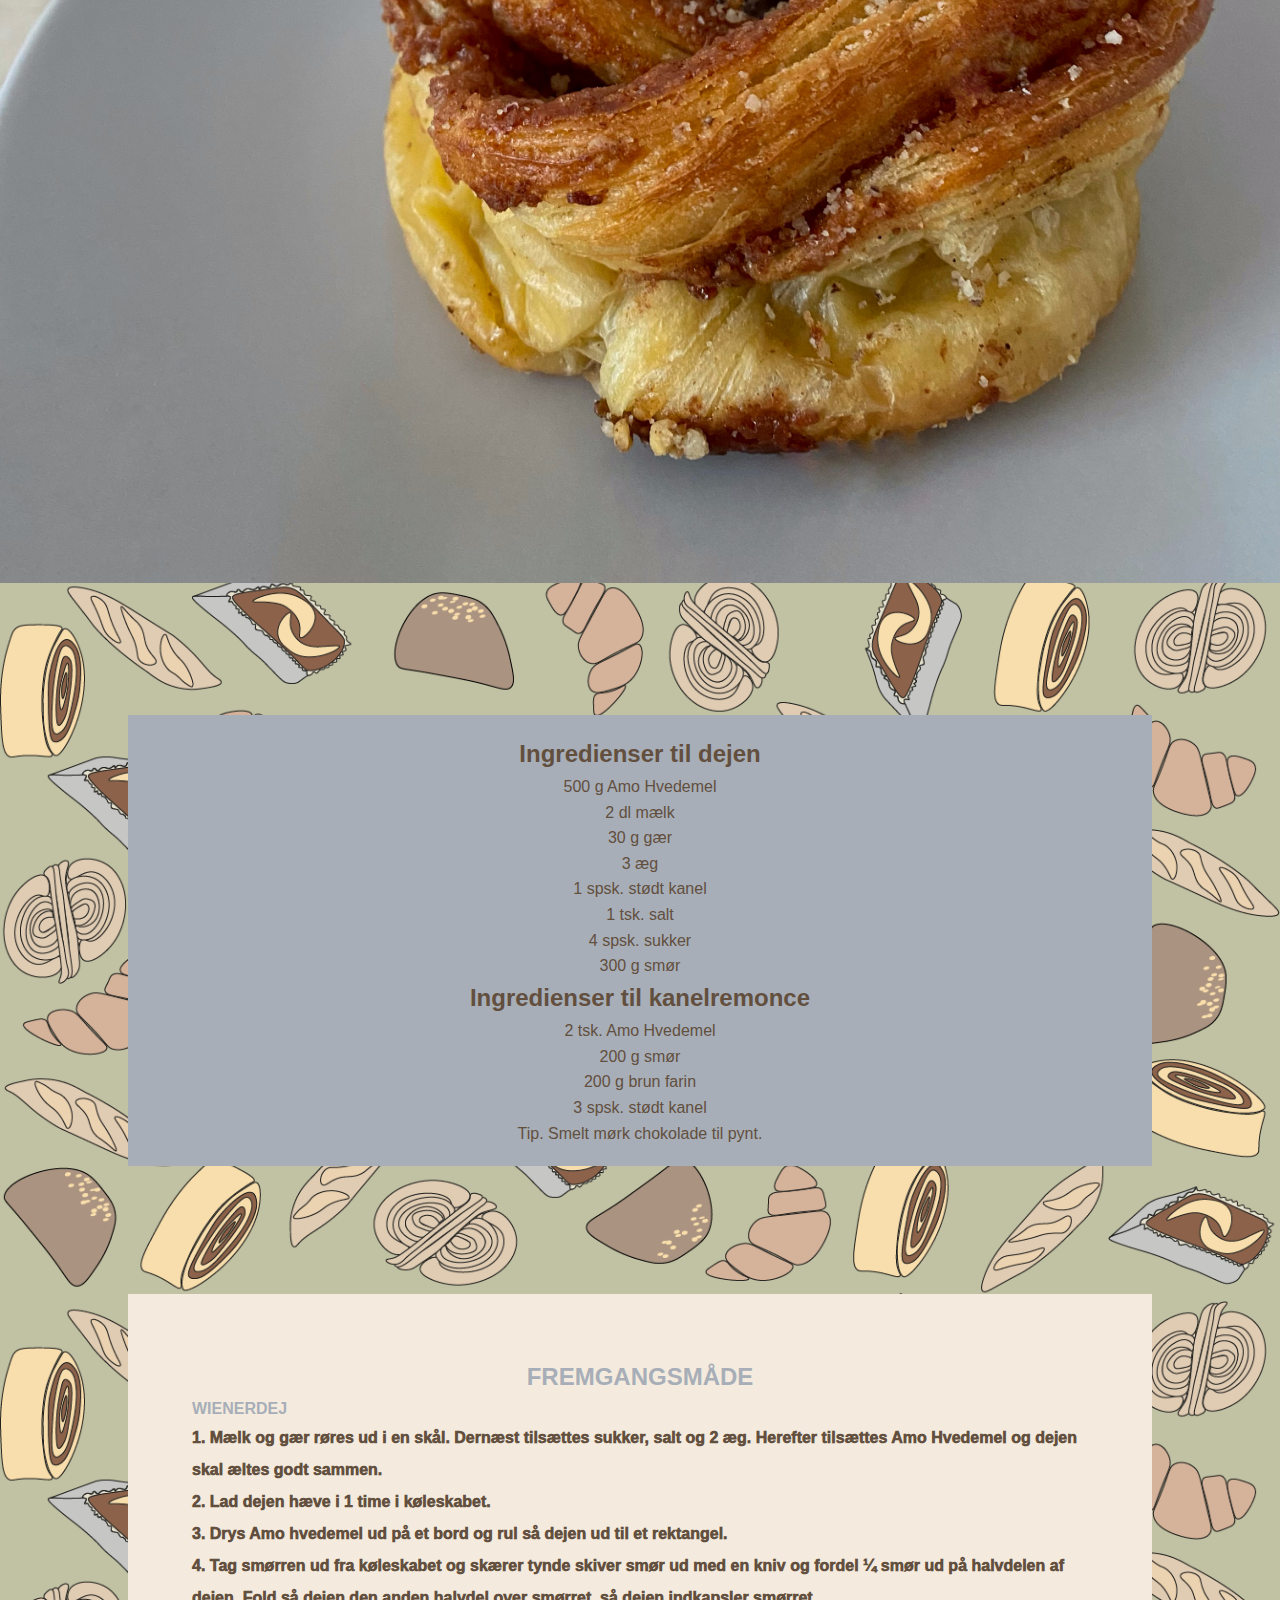
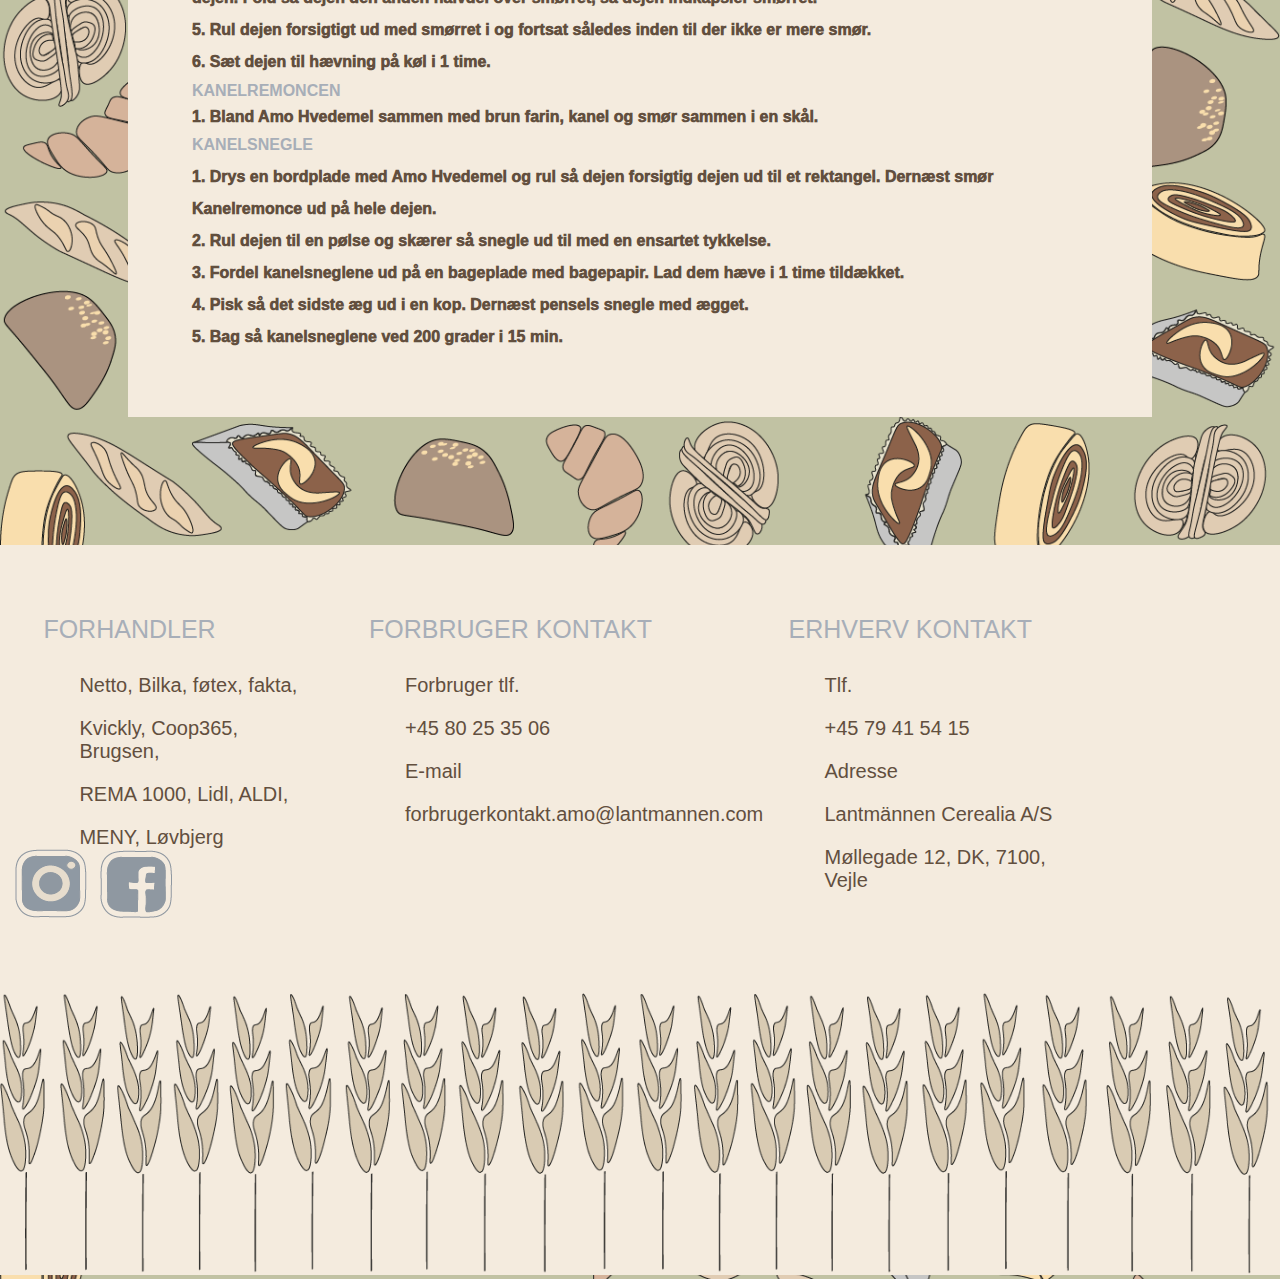
<file: hvedemel/kanelsnegle.html>
<!DOCTYPE html>
<html lang="en">
<head>
  <meta charset="UTF-8">
  <meta name="viewport" content="width=device-width, initial-scale=1.0">
  <meta http-equiv="X-UA-Compatible" content="ie=edge">
  <title>Amo - Opskrift på Kanelsnegle</title>
  <meta name="Amo opskrift på Kanelsnegle" content="opskrift">
	<meta name="description" content="Opskrift på Amo's Kanelsnegle">
	<meta name="viewport" content="width=device-width, initial-scale=1.0">
	<meta name="keywords" content="bag kanelwienersnegle, kanelwienersnegle, wienersnegle, kanelsnegle, kanel, snegle, opskrift, kager, brød, Amo hvedemel, hvedemel, bage, madlavning, hjemmelavet brød og kager">
	<link rel="stylesheet" href="css/style.css">

	<!-- favicon = ikon i faneblad / browser -->
	<link rel="icon" type="image/x-icon" href="images/logotilfane.png"/>
</head>
<body>
<div class="body">

  <!--Navigation sættes op -->
<header>

 <a href="index.html"><img src="images/logotilnav.png" alt="Logo"></a>

<input type="checkbox" id="menu-bar">
<label for="menu-bar"> <img src="images/burgermenubilled.png" alt="Logo"></label>


<nav class="navbar">
  <ul>
    <li> <a href="#">Råvarer</a>
          <ul>
            <li><a href="#">Hvede</a></li>
            <li><a href="#">Rug</a></li>
            <li><a href="#">Havre</a></li>
            <li><a href="#">Mandel</a></li>
          </ul>
        </li>

    <li> <a href="#">Produkter</a>
            <ul>
              <li><a href="#">Meltyper</a></li>
              <li><a href="#">Melblandninger</a></li>
            </ul>
        </li>

    <li> <a href="#">Opskrifter</a>
        <ul>
          <li><a href="bagning.html">Bagning</a></li>
          <li><a href="#">Morgenmad</a></li>
            <li><a href="#">Frokost</a></li>
            <li><a href="#">Aftensmad</a></li>
        </ul>
      </li>

    <li> <a href="#">Bagskolen</a></li>
    <li> <a href="#">Historien</a></li>
  </ul>
</nav>
</header>



<!--Opskrift på Kanelsnegle starter -->
<article>
  <h1>Opskrift på Wienerkanelsnegle</h1>

<picture>
<img src="images/opskriftkanelsnegle.jpg" alt="Wienerkanelsnegl" class="kanelsnegle">
</picture>


  <div class= "box">
    <h2>Ingredienser til dejen</h2>
      <p>500 g Amo Hvedemel</p>
      <p>2 dl mælk</p>
      <p>30 g gær</p>
      <p>3 æg</p>
      <p>1 spsk. stødt kanel</p>
      <p>1 tsk. salt</p>
      <p>4 spsk. sukker</p>
      <p>300 g smør</p>

    <h2>Ingredienser til kanelremonce</h2>
      <p>2 tsk. Amo Hvedemel</p>
      <p>200 g smør</p>
      <p>200 g brun farin</p>
      <p>3 spsk. stødt kanel</p>
      <p>Tip. Smelt mørk chokolade til pynt.</p>
</div>
</article>

<div class= "yderbox">
  <h3>FREMGANGSMÅDE</h3>
    <h4>WIENERDEJ</h4>

    <div id="dej">
      <p>1.	Mælk og gær røres ud i en skål. Dernæst tilsættes sukker, salt og 2 æg. Herefter tilsættes Amo Hvedemel og dejen skal æltes godt sammen.</p>
      <p>2.	Lad dejen hæve i 1 time i køleskabet.</p>
      <p>3.	Drys Amo hvedemel ud på et bord og rul så dejen ud til et rektangel.</p>
      <p>4.	Tag smørren ud fra køleskabet og skærer tynde skiver smør ud med en kniv og fordel ¼ smør ud på halvdelen af dejen. Fold så dejen den anden halvdel over smørret, så dejen indkapsler smørret.</p>
      <p>5.	 Rul dejen forsigtigt ud med smørret i og fortsat således inden til der ikke er mere smør.</p>
      <p>6.	Sæt dejen til hævning på køl i 1 time.</p>
    </div>

<div id="dej1">
  <h4>KANELREMONCEN</h4>
      <p>1.	Bland Amo Hvedemel sammen med brun farin, kanel og smør sammen i en skål.</p>
</div>

<div id="dej2">
  <h4>KANELSNEGLE</h4>
    <p>1.	Drys en bordplade med Amo Hvedemel og rul så dejen forsigtig dejen ud til et rektangel. Dernæst smør Kanelremonce ud på hele dejen.</p>
    <p>2.	Rul dejen til en pølse og skærer så snegle ud til med en ensartet tykkelse.</p>
    <p>3.	Fordel kanelsneglene ud på en bageplade med bagepapir. Lad dem hæve i 1 time tildækket.</p>
    <p>4.	Pisk så det sidste æg ud i en kop. Dernæst pensels snegle med ægget.</p>
    <p>5.	Bag så kanelsneglene ved 200 grader i 15 min.</p>
</div>
</div>
</div>


<!--Footer-->
 <footer class="footer">
   <div class="container">
     <div class="row">


<!--Forhandler i footer-->
       <div class="footer-col">
         <h5>FORHANDLER</h5>
         <ul>
           <li><a href="">Netto, Bilka, føtex, fakta,</a></li>
           <li><a href="">Kvickly, Coop365, Brugsen,</a></li>
           <li><a href="">REMA 1000, Lidl, ALDI,</a></li>
           <li><a href="">MENY, Løvbjerg</a></li>
         </ul>
         <img src="images/insta.png" alt="Instagram ikon">
         <img src="images/face.png" alt="Facebook ikon">
       </div>


<!--Forbruger kontakt: tlf nr. & e-mail-->
       <div class="footer-col">
         <h5>FORBRUGER KONTAKT</h5>
         <ul>
           <li><a href="">Forbruger tlf. </a></li>
           <li><a href="">+45 80 25 35 06</a></li>
           <li><a href="">E-mail</a></li>
           <li><a href="">forbrugerkontakt.amo@lantmannen.com</a></li>
         </ul>
       </div>

<!--Erhverv kontakt: tlf nr. & adresse-->
       <div class="footer-col">
         <h5>ERHVERV KONTAKT</h5>
         <ul>
           <li><a href="">Tlf.</a></li>
           <li><a href="">+45 79 41 54 15</a></li>
           <li><a href="">Adresse</a></li>
           <li><a href="">Lantmännen Cerealia A/S</a></li>
           <li><a href="">Møllegade 12, DK, 7100, Vejle</a></li>
         </ul>
       </div>
   </div>
 </div>

</footer>

<!--Billede af hvede i bunden af siden-->
<div>
<img src="images/hvedetilfooter1.png" alt="Illustration af hvedeplanten" class="hvedefooter">
</div>
</body>
</html>
</file>
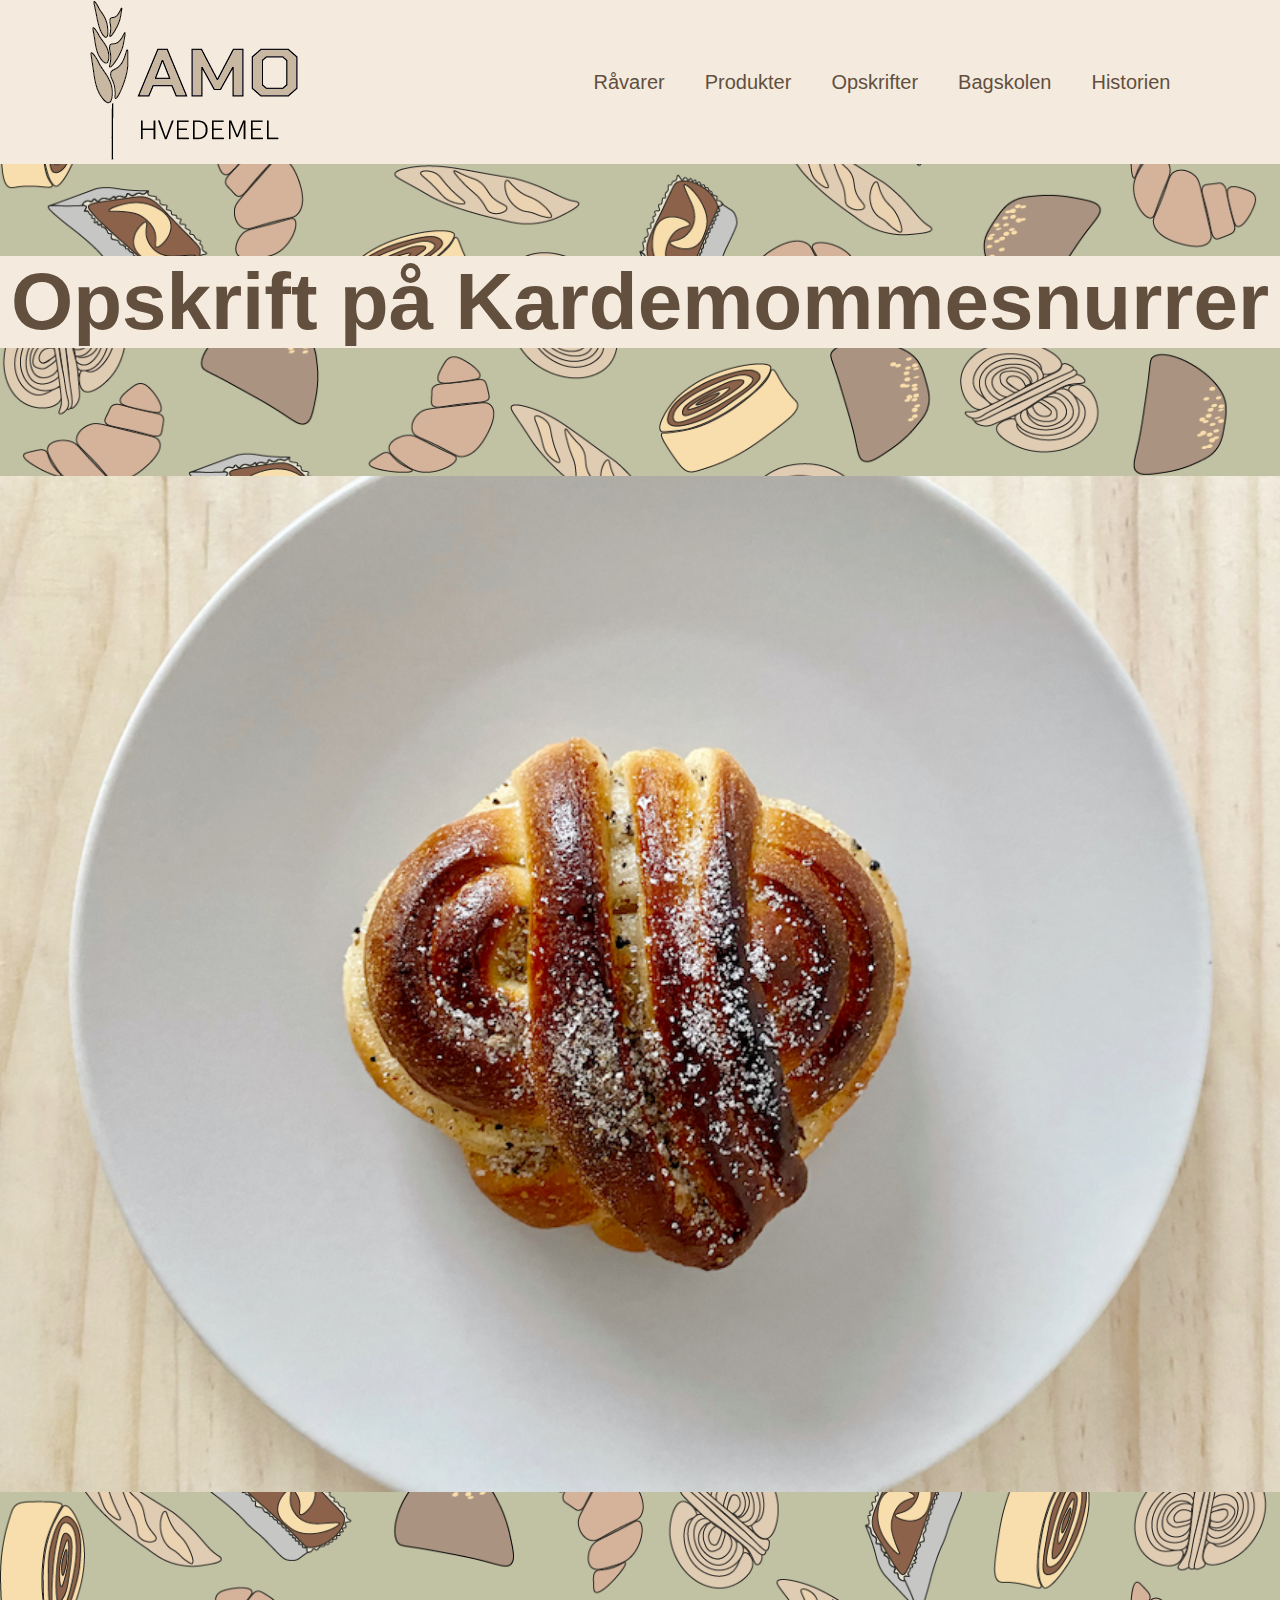
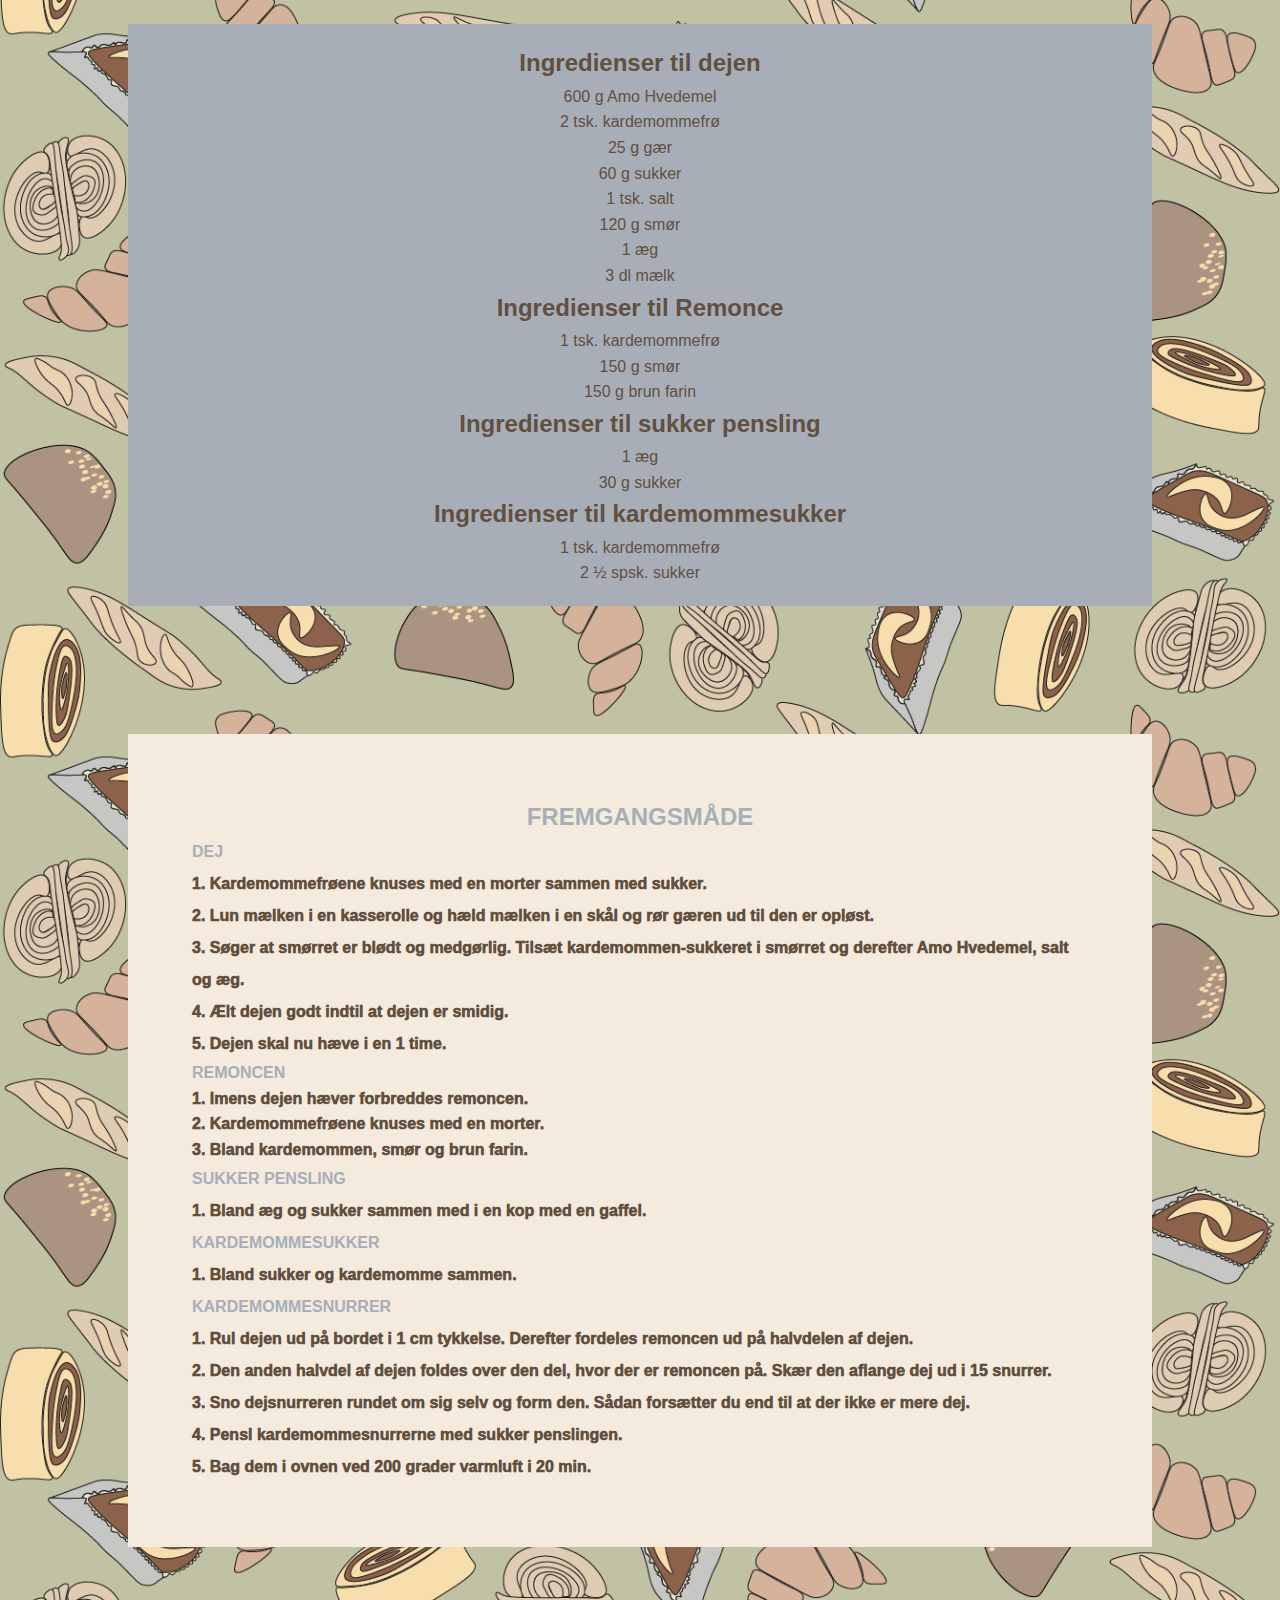
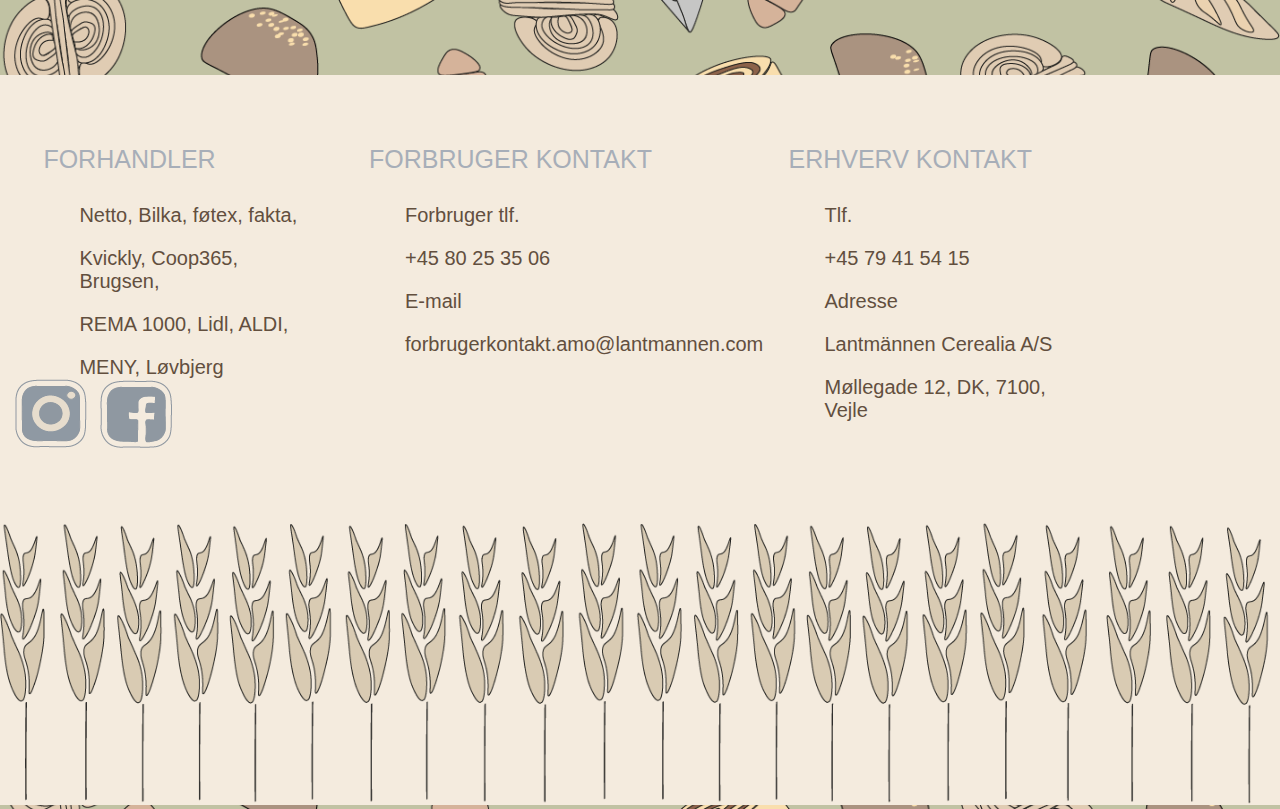
<file: hvedemel/opskriftkardemommesnurrer.html>
<!DOCTYPE html>
<html lang="en">
<head>
  <meta charset="UTF-8">
  <meta name="viewport" content="width=device-width, initial-scale=1.0">
  <meta http-equiv="X-UA-Compatible" content="ie=edge">
  <title>Amo - Opskrift på Kardemommesnurrer</title>
  <meta name="Amo opskrift på Kardemommesnurrer" content="opskrift">
	<meta name="description" content="Opskrift på Amo's kardemommesnurrer">
	<meta name="viewport" content="width=device-width, initial-scale=1.0">
	<meta name="keywords" content="kardemommesnurrer, bag kardemommesnurrer, opskrift, kager, brød, Amo hvedemel, hvedemel, bage, madlavning, kardemomme, snurrer, hjemmelavet brød og kager">
	<link rel="stylesheet" href="css/style.css">

	<!-- favicon = ikon i faneblad / browser -->
	<link rel="icon" type="image/x-icon" href="images/logotilfane.png"/>
</head>
<body>
<div class="body">

  <!--Navigation sættes op -->
<header>

 <a href="index.html"><img src="images/logotilnav.png" alt="Logo"></a>

<input type="checkbox" id="menu-bar">
<label for="menu-bar"> <img src="images/burgermenubilled.png" alt="Logo"></label>


<nav class="navbar">
  <ul>
    <li> <a href="#">Råvarer</a>
          <ul>
            <li><a href="#">Hvede</a></li>
            <li><a href="#">Rug</a></li>
            <li><a href="#">Havre</a></li>
            <li><a href="#">Mandel</a></li>
          </ul>
        </li>

    <li> <a href="#">Produkter</a>
            <ul>
              <li><a href="#">Meltyper</a></li>
              <li><a href="#">Melblandninger</a></li>
            </ul>
        </li>

    <li> <a href="#">Opskrifter</a>
        <ul>
          <li><a href="bagning.html">Bagning</a></li>
          <li><a href="#">Morgenmad</a></li>
            <li><a href="#">Frokost</a></li>
            <li><a href="#">Aftensmad</a></li>
        </ul>
      </li>

    <li> <a href="#">Bagskolen</a></li>
    <li> <a href="#">Historien</a></li>
  </ul>
</nav>
</header>



<!--Opskrift starter -->
<article>
  <h1>Opskrift på Kardemommesnurrer</h1>

<picture>
<img src="images/kardemommesnurrer.png" alt="kardemommesnurrer" class="kardemommebilled">
</picture>


  <div class= "box">
    <h2>Ingredienser til dejen</h2>
      <p>600 g Amo Hvedemel</p>
      <p>2 tsk. kardemommefrø</p>
      <p>25 g gær</p>
      <p>60 g sukker</p>
      <p>1 tsk. salt </p>
      <p>120 g smør </p>
      <p>1 æg </p>
      <p>3 dl mælk </p>

        <h2>Ingredienser til Remonce</h2>

      <p> 1 tsk. kardemommefrø</p>
      <p>	150 g smør</p>
      <p>150 g  brun farin</p>


        <h2>Ingredienser til sukker pensling</h2>

      <p>	1 æg</p>
      <p>	30 g sukker</p>


        <h2>Ingredienser til kardemommesukker</h2>

      <p>1 tsk. kardemommefrø</p>
      <p>2 ½ spsk. sukker</p>

</div>
</article>

<div class= "yderbox">
  <h3>FREMGANGSMÅDE</h3>

    <div id="dej">
    <h4>DEJ</h4>
      <p> 1. Kardemommefrøene knuses med en morter sammen med sukker. </p>
      <p> 2. Lun mælken i en kasserolle og hæld mælken i en skål og rør gæren ud til den er opløst. </p>
      <p> 3. Søger at smørret er blødt og medgørlig. Tilsæt kardemommen-sukkeret i smørret og derefter Amo Hvedemel, salt og æg. </p>
      <p> 4. Ælt dejen godt indtil at dejen er smidig. </p>
      <p> 5. Dejen skal nu hæve i en 1 time. </p>
    </div>

    <div id="dej1">
  <h4>REMONCEN</h4>
      <p> 1.	Imens dejen hæver forbreddes remoncen.</p>
      <p> 2.	Kardemommefrøene knuses med en morter.</p>
      <p> 3.	Bland kardemommen, smør og brun farin.</p>
    </div>

  <div id="dej2">
  <h4>SUKKER PENSLING</h4>
    <p>1.	 Bland æg og sukker sammen med i en kop med en gaffel.</p>
  </div>

<div id="dej3">
  <h4>KARDEMOMMESUKKER</h4>
    <p> 1.	Bland sukker og kardemomme sammen.</p>
</div>

<div id="dej4">
  <h4>KARDEMOMMESNURRER</h4>

    <p> 1.	Rul dejen ud på bordet i 1 cm tykkelse. Derefter fordeles remoncen ud på halvdelen af dejen.</p>
    <p> 2.	Den anden halvdel af dejen foldes over den del, hvor der er remoncen på. Skær den aflange dej ud i 15 snurrer.</p>
    <p> 3.	Sno dejsnurreren rundet om sig selv og form den. Sådan forsætter du end til at der ikke er mere dej.</p>
    <p> 4.	Pensl kardemommesnurrerne med sukker penslingen.</p>
    <p> 5.	Bag dem i ovnen ved 200 grader varmluft i 20 min.</p>
</div>
</div>
</div>


<!--Footer-->
 <footer class="footer">
   <div class="container">
     <div class="row">


<!--Forhandler i footer-->
       <div class="footer-col">
         <h5>FORHANDLER</h5>
         <ul>
           <li><a href="">Netto, Bilka, føtex, fakta,</a></li>
           <li><a href="">Kvickly, Coop365, Brugsen,</a></li>
           <li><a href="">REMA 1000, Lidl, ALDI,</a></li>
           <li><a href="">MENY, Løvbjerg</a></li>
         </ul>
         <img src="images/insta.png" alt="Instagram ikon">
         <img src="images/face.png" alt="Facebook ikon">
       </div>


<!--Forbruger kontakt: tlf nr. & e-mail-->
       <div class="footer-col">
         <h5>FORBRUGER KONTAKT</h5>
         <ul>
           <li><a href="">Forbruger tlf. </a></li>
           <li><a href="">+45 80 25 35 06</a></li>
           <li><a href="">E-mail</a></li>
           <li><a href="">forbrugerkontakt.amo@lantmannen.com</a></li>
         </ul>
       </div>

<!--Erhverv kontakt: tlf nr. & adresse-->
       <div class="footer-col">
         <h5>ERHVERV KONTAKT</h5>
         <ul>
           <li><a href="">Tlf.</a></li>
           <li><a href="">+45 79 41 54 15</a></li>
           <li><a href="">Adresse</a></li>
           <li><a href="">Lantmännen Cerealia A/S</a></li>
           <li><a href="">Møllegade 12, DK, 7100, Vejle</a></li>
         </ul>
       </div>
   </div>
 </div>

</footer>

<!--Billede af hvede i bunden af siden-->
<div>
<img src="images/hvedetilfooter1.png" alt="Illustration af hvedeplanten" class="hvedefooter">
</div>
</body>
</html>
</file>
<file: hvedemel/css/style.css>
/* Eksamensprojekt omkring Amo lavet af Trine Rahbek Markussen */

/*Farver*/
:root {
  /* farver */
  --brown: #624F3E;
  --darkblue: #A7AEB8;
  --beige: #F4EBDE;
  --green: #C1C2A3;
}
/*Fonte*/
@import url('https://fonts.googleapis.com/css2?family=Chakra+Petch:wght@700&family=Source+Sans+3:wght@300&display=swap');


/*Generalt style på alle skærme: Body regler*/
 body {
  font-family: 'Source Sans 3', sans-serif;
  font-family: 'Chakra Petch', sans-serif;
  background-position: left right;
  background-size: 100%;
  background-image: url(../images/baggrundgennemsigtig.png);
  background-repeat: repeat-y;
  background-color: var(--green);
  min-height: 100vh;
}


/*Generalt: Overskrifter og brødtekst*/
h1{
  font-family:'Chakra Petch', sans-serif;
  color: var(--brown);
  background: var(--beige);
  text-align: center;
  width: 100%;
}

h2{
  font-family:'Chakra Petch', sans-serif;
  color: var(--brown);
  text-align: center;
  width: 100%;
}

h3{
  color: var(--darkblue);
  text-align: center;
  width: 100%;
}

h4{
  color: var(--darkblue);
  text-align: left;
  width: 100%;
}

h5{
  font-family:'Chakra Petch', sans-serif;
  color: var(--darkblue);
  width: 100%;
}

h6{
  color: var(--brown);
  text-align: center;
  width: 100%;
}

p{
  font-family: 'Source Sans 3', sans-serif;
  color: var(--brown);
  text-decoration: none;
  width: 100%;
}

/*Generalt Style på alle skærme: Header og navigation*/
*{
  margin: 0;
  padding: 0
  box-sizing: border-box;
  text-decoration: none;
  font-family:'Chakra Petch', sans-serif;
}

header{
  position: fixed;
  top: 0; left:0; right: 0;
  background: var(--beige);
  box-shadow: 0 5px 10px var(-darkblue)(0,0,0,.1);
  padding: 0px 7%;
  display: flex;
  align-items: center;
  justify-content: space-between;
  z-index: 1000;
}

header .logo{
  font-weight: bolder;
  font-size: 25px;
  color: var(--beige);
}

header .navbar ul{
  list-style: none;
}

header .navbar ul li{
  position: relative;
  float: left;
}

header .navbar ul li a{
  font-size: 20px;
  padding: 20px;
  color: var(--brown);
  display: block;
}

header .navbar ul li a:hover{
  background: var(--darkblue);
  color: var(--beige);
}

header .navbar ul li ul{
  position: absolute;
  left: 0;
  width: 170px;
  background: var(--beige);
  display: none;
}

header .navbar ul li ul li{
  width: 100%;
  border-top: 1px solid var(-darkblue)(0,0,0,.1);
}

header .navbar ul li ul li ul{
  left: 200px;
  top: 0;
}

header .navbar ul li:focus-within > ul,
header .navbar ul li:hover > ul{
  display: initial;
}

#menu-bar{
  display: none;
}

header label{
  font-size: 20px;
  color: var(--darkblue);
  cursor: pointer;
  display: none;
}

/*Generalt Style på alle skærme: Forside*/
.amohvedemel{
  width: 100%;
}

.amohvedemelmobil{
  width: 100%;
}

.kageogbrod{
  width: 100%;
}

.kageogbrodmobil{
  width: 100%;
}

.boksinfographic{
  background: var(--beige);
  max-width: 960px;
  margin: auto;
  line-height: 1.6;
}

.hvedemelbillede{
 width: 100%;
}

/* Forside Natur+ tekst*/
.del1natur{
  padding: 5px;
}

.del2natur{
  padding: 5px;
}

.box1landningpage{
  background: var(--beige);
  line-height: 1.6;
}

.naturikon{
 width: 100%;
}

/* Underside: Opskrift på kardemommesnurrer*/
.yderbox{
  background: var(--beige);
  margin: 10%;
  padding: 5%;
  text-align: left;
  box-sizing: content-box;
  font-weight: 1000;
  line-height: 1.6;
}

.box{
  background: var(--darkblue);
  margin: 10%;
  padding: 0;
  text-align: center;
  box-sizing: content-box;
  line-height: 1.6;
}

#dej{
  line-height: 2;
}

#dej2{
  line-height: 2;
}

#dej3{
  line-height: 2;
}

#dej4{
  line-height: 2;
}

/*Bagning underside*/
div.galleri{
  margin: 30px;
  padding: 5px;
  border: 1px solid #ccc;
  background: var(--beige);
  text-align: center;
}

div.galleri:hover{
  border: 1px solid #777;
}

div.galleri img{
  width: 200px;
  height: 300px;
}

div.desc{
  padding: 15px;
  text-align: center;
  color: var(--brown);
  font-size: 20px;
  line-height: 1.6;
}

/* Footer Computer */
.container{
  width: 100%;
  background-color: var(--blue);
  margin: auto;
}
.row{
  display: flex;
  flex-wrap: wrap;
}

ul{
  list-style: none;
}

.footer{
  width: 100%;
  background-color: var(--beige);
  padding: 70px 0;
}

.footer-col{
  font-size: 20px;
  width: 33,33%;
  padding: 0 15px;
}

/*overskrifer - navigation, åbningstider, kontakt og sociale medier*/
.footer-col h5{
  font-size: 25px;
  font-weight: 500;
  margin-bottom: 30px;
  margin-left: 10%;
  font-weight: 500px;
  position: relative;
}

/*overskrifer - navigation, åbningstider, kontakt og sociale medier*/
.footer-col h5::before{
  content:"";
  position: absolute;
  left: 0;
  bottom: -10px;
  background-color: var(--beige);
  height: 2px;
  box-sizing: border-box;
  width: 50%;
  }

.footer-col ul li:not(:last-child){
  margin-bottom: 20px;
}

.footer-col ul li a{
  font-family: 'Source Sans 3', sans-serif;
  font-size: 20px;
  text-transform: none;
  color: var(--brown);
  text-decoration: none;
  font-weight: 300;
  display: block;
  transition: all 0.3s ease;
  margin-left: 10%;
}

.footer-col ul li a:hover{
  padding-left: 10px;
}

/* 1. Mobile enheder (begynd her) */
@media only screen and (max-width: 768px) {

body {
    background-position: left right;
    background-size: 100%;
    background-image: url(../images/baggrundgennemsigtig.png);
    background-repeat: repeat-y;
    background-color: var(--darkblue);
    min-height: 100vh;
  }

/*Lille skærm: Overskrifter*/
h1{
    font-family:'Chakra Petch', sans-serif;
    color: var(--brown);
    background: var(--beige);
    text-align: center;
    margin-top: 54%;
    width: 100%;
    font-size: 300;
}

h2{
    font-family:'Chakra Petch', sans-serif;
    color: var(--brown);
    text-align: center;
    width: 100%;
    font-size: 130%;
    padding-bottom: 0.1%;
}

h3{
    color: var(--darkblue);
    text-align: center;
    font-size: 150%;

}

h4{
    color: var(--darkblue);
    text-align: left;
    font-size: 100%;
}

h6{
    color: var(--brown);
    text-align: center;
    font-size: 30px;
}

/* Overskrifter til footer: FORHANDLER, FORBRUGER KONTAKT & ERHVERV KONTAKT*/
h5{
    font-family:'Chakra Petch', sans-serif;
    color: var(--beige);
}

/*Lille skærm: brødtekst*/
p{
    font-family: 'Source Sans 3', sans-serif;
    color: var(--brown);
    text-decoration: none;
}

/* Lille skræm: Navigation/menu*/
header{
    position: fixed;
    top: 0; left:0; right: 0;
    background: var(--green);
    box-shadow: 0 5px 10px var(-darkblue)(0,0,0,.1);
    padding: 0px 7%;
    display: flex;
    align-items: center;
    justify-content: space-between;
    z-index: 1000;
}

header{
    padding: 20px;
}

header label{
    display: initial;
}

header .navbar{
    position: absolute;
    top: 100%;
    left: 0;
    right: 0;
    background: var(--green);
    border-top: 1px solid var(-darkblue)(0,0,0,.1);
    display: none;
}

header .navbar ul li a{
  font-size: 20px;
  padding: 20px;
  color: var(--brown);
  display: block;
}

header .navbar ul li a:hover{
  background: var(--beige);
  color: var(--darkblue);
}

header .navbar ul li ul{
  position: absolute;
  left: 0;
  width: 170px;
  background: var(--green);
  display: none;
}

header .navbar ul li{
  width: 100%;
}

header .navbar ul li ul{
  position: relative;
  width: 100%;
}

header .navbar ul li ul li{
  background: var(--green);
}

header .navbar ul li ul li{
  width: 100%;
  left: 30px;
}

#menu-bar:checked ~ .navbar{
  display: initial;
}

/*Lille skærm: Landningpage Amo*/
/*Billede af amohvedemel "sæt pris på noget hjemmelavet - sæt pris på amo"*/
.amohvedemel{
 display: none;
}

.amohvedemelmobil{
  margin-top: 50%;
  margin-bottom: 20%;
  width: 100%;
  object-fit: cover;
}

/*Lille skærm: Landningpage*/
/*Lille skærm: Collage til stor skærm*/
.kageogbrod{
  display: none;
}

/*Lille skærm: Enkle billeder til lille skærm*/
.kageogbrodmobil{
  width: 60%;
  padding: 10%;
  margin: 10%;
}

/*Lille skærm: Infographic til stor skærm*/
.infographic{
  display: none;
}

/*Lille skærm: Infographic små billeder til lille skærm*/
.infographicmobil{
  width: 100%;
  margin-top: 5%;
  text-align: center;
}

#infographictekst{
  padding: 15px;
  line-height: 2;
}

.hvedemelbillede{
  width: 50%;
  position: center;
  padding-left: 25%;
  padding-right: 25%;
  padding-top: 20%;
}

/*Lille skærm: Forside tekst omkring hvede*/
.box1landningpage{
  padding: 5%;
  margin: 10%;
  line-height: 1.6;
}

#hvedemeltyper{
  float: inherit;
  text-align: center;
}

.naturikon{
  width: 50%;
  padding-left: 25%;
  padding-right: 25%;
  text-align: center;
}

/*Lille skærm Underside - opskrift på kardemommesnurrer (opskriftkardemommesnurrer.html)*/
.kardemommebilled{
  width: 100%;
  text-align: center;
}

/*Lille skærm: Underside - opskrift på surdejsboller (surdejsboller.html)*/
.surdej{
  width: 100%;
  text-align: center;
}

/*Lille skærm: Underside - opskrift på flutes (flutes.html)*/
.flutes{
  width: 100%;
  text-align: center;
}

/*Lille skærm: Underside - opskrift på kanelsnegle (kanelsnegle.html)*/
.kanelsnegle{
  width: 100%;
  text-align: center;
}

/*Lille skærm: Underside - opskrift på bananbrød (bananbrod.html)*/
.bananbrod{
  width: 100%;
  text-align: center;
}

/*Lille skærm: Underside - opskrift på mandelcroissanter(croissant.html)*/
.croissant{
  width: 100%;
  text-align: center;
}

/*lille skærm: Underside - opskrifter boks */
.box{
  background: var(--green);
  margin: 20%;
  padding: 5%;
  text-align: center;
  box-sizing: content-box;
}


/* Lille skærm: Footer til mobil */
.footer{
  width: 100%;
  background-color: var(--green);
  padding: 70px 0;
}

.hvedefooter{
  background: var(--green);
  width: 100%;
}

.footer-col ul li a{
  font-family: 'Source Sans 3', sans-serif;
  font-size: 16px;
}
}

/* 2. Tablets mv. (fortsæt her) */
@media only screen and (min-width: 768px) {

/*Mellem skærm: Overskrifter*/
  h1{
      font-family:'Chakra Petch', sans-serif;
      color: var(--brown);
      background: var(--beige);
      text-align: center;
      margin-top: 30%;
      width: 100%;
      font-size: 80px;
    }
    h2{
      font-family:'Chakra Petch', sans-serif;
      color: var(--brown);
      text-align: center;
      width: 100%;
      font-size: 150%;
      padding-bottom: 0.1%;
}

h3{
      color: var(--darkblue);
      text-align: center;
      font-size: 150%;
}

h4{
      color: var(--darkblue);
      text-align: left;
      font-size: 100%;
}

h5{
      font-family:'Chakra Petch', sans-serif;
      color: var(--darkblue);
}

h6{
      color: var(--brown);
      text-align: center;
      font-size: 50px;
}

p{
      font-family: 'Source Sans 3', sans-serif;
      color: var(--brown);
      text-decoration: none;
}

/*Mellemstørrelse skærm: Forside infographic om fremstilling af Amo hvedemel*/
.infographic{
  margin-top: 20%;
  width: 100%;
  height: 100%;
  text-align: center;
}

/*Mellemstørrelse skærm : Forside Infographic små billeder til lille skærm*/
.infographicmobil{
  display: none;
}

.naturikon{
  width: 20%;
  padding-left: 40%;
  padding-right: 40%;
}

.box1landningpage{
  padding: 5%;
  margin: 10%;
  line-height: 1.6;
}

/*Mellemstørrelse skærm: Forside billede af hvedemel*/
.hvedemelbillede{
  position: center;
  width: 70%;
  padding-left: 30%;
  padding-right: 30%;
  padding-top: 10%;
}

/*Mellemstørrelse skærm: Forside tekst omkring hvede*/
#hvedemeltyper{
  float: inherit;
  text-align: center;
}

/*Mellemstørrelse skærm: Underside - Opskrifter boks*/
.box{
  background: var(--darkblue);
  margin: 10%;
  padding: 20px;
  text-align: center;
  box-sizing: content-box;
  line-height: 1.6;
}

/*Mellemstørrelse skærm: Underside - opskrift på kardemommesnurrer (opskriftkardemommesnurrer.html)*/
.kardemommebilled{
  width: 100%;
  text-align: center;
}

/*Mellemstørrelse skærm: Underside - opskrift på surdejsboller (surdejsboller.html)*/
.surdej{
    width: 100%;
    text-align: center;
}

/*Mellemstørrelse skærm: Underside - opskrift på flutes (flutes.html)*/
.flutes{
  width: 100%;
  text-align: center;
}

/*Mellemstørrelse skærm: Underside - opskrift på kanelsnegle (kanelsnegle.html)*/
.kanelsnegle{
  width: 100%;
  text-align: center;
}

/*Mellemstørrelse skærm: Underside - opskrift på bananbrød (bananbrod.html)*/
.bananbrod{
  width: 100%;
  text-align: center;
}

/*Mellemstørrelse skærm: Underside - opskrift på mandelcroissanter(croissant.html)*/
.croissant{
  width: 100%;
  text-align: center;
}

/* Mellemstørrelse skærm: Footerbillede af hvedeplanten*/
.hvedefooter{
  width: 100%;
  background: var(--beige);
}
}

/* 3. Stor skærm (slut her) */
@media only screen and (min-width: 1024px) {

/*Stor skærm: overskrifer*/
h1{
    font-family:'Chakra Petch', sans-serif;
    color: var(--brown);
    background: var(--beige);
    text-align: center;
    margin-top: 20%;
    width: 100%;
    font-size: 80px;
  }

h2{
    font-family:'Chakra Petch', sans-serif;
    color: var(--brown);
    text-align: center;
    width: 100%;
    font-size: 150%;
    padding-bottom: 0.1%;
}

h3{
    color: var(--darkblue);
    text-align: center;
    font-size: 150%;
}

h4{
    color: var(--darkblue);
    text-align: left;
    font-size: 100%;
}

h5{
    font-family:'Chakra Petch', sans-serif;
    color: var(--darkblue);
}

h6{
    color: var(--brown);
    text-align: center;
    font-size: 50px;
}

p{
    font-family: 'Source Sans 3', sans-serif;
    color: var(--brown);
    text-decoration: none;
}

/*Forside Amo*/
/*Billede af amohvedemel "sæt pris på noget hjemmelavet - sæt pris på amo"*/
/*Stor skærm - Forsidebillede til stor skærm*/
.amohvedemel{
    margin-top: 10%;
    text-align: center;
    width: 100%;
}
/*Stor skærm: Forsidebillede til lille skærm*/
.amohvedemelmobil{
    display: none;
}

/*Stor skærm: Forside infographic om fremstilling af Amo hvedemel*/
.boksinfographic{
  margin: 10%;
  padding: 7%;
}

/*Stor skærm: Forside infographic om fremstilling af Amo hvedemel*/
.infographic{
  margin-top: 20%;
  width: 100%;
  height: 100%;
  text-align: center;
}

/*Stor skærm: Infographic små billeder til lille skærm*/
.infographicmobil{
  display: none;
}

.kageogbrod{
  margin-top: 20%;
  width: 100%;
  text-align: center;
}

.kageogbrodmobil{
  display: none;
}


/*Stor skærm: Forside tekst omkring hvede*/
#hvedemeltyper{
  float: inherit;
  text-align: center;
}

.hvedemelbillede{
  width: 30%;
  position: center;
}


.naturikon{
  width: 20%;
  padding-left: 40%;
  padding-right: 40%;
}

.box1landningpage{
  padding: 5%;
  margin: 10%;
  line-height: 1.6;
}


/*Bagning underside*/
div.galleri{
  margin-left: 30%;
  margin-right: 30%;
  padding: 5px;
  border: 1px solid #ccc;
  background: var(--beige);
  text-align: center;
}

div.galleri:hover{
  border: 1px solid #777;
}

div.galleri img{
  width: 200px;
  height: 300px;
}

div.desc{
  padding: 15px;
  text-align: center;
  color: var(--brown);
  font-size: 20px;
  line-height: 1.6;
}

/*Stor skær: bokse i opskrifterne*/
.box{
  background: var(--darkblue);
  margin: 10%;
  padding: 20px;
  text-align: center;
  box-sizing: content-box;
  line-height: 1.6;
}

/*Stor skærm: Underside - opskrift på kardemommesnurrer (opskriftkardemommesnurrer.html)*/
.kardemommebilled{
  margin-top: 10%;
  width: 100%;
  height: 100%;
  text-align: center;
}

/*Stor skærm: Underside - opskrift på surdejsboller (surdejsboller.html)*/
.surdej{
  margin-top: 10%;
  width: 100%;
  text-align: center;
}

/*Stor skærm: Underside - opskrift på flutes (flutes.html)*/
.flutes{
  margin-top: 10%;
  width: 100%;
  text-align: center;
}

/*Stor skærm: Underside - opskrift på kanelsnegle (kanelsnegle.html)*/
.kanelsnegle{
  margin-top: 10%;
  width: 100%;
  text-align: center;
}

/*Stor skærm: Underside - opskrift på bananbrød (bananbrod.html)*/
.bananbrod{
  margin-top: 10%;
  width: 100%;
  text-align: center;
}

/*Stor skærm: Underside - opskrift på mandelcroissanter(croissant.html)*/
.croissant{
  margin-top: 10%;
  width: 100%;
  text-align: center;
}

/* Stor skærm: Footerbillede af hvedeplanten*/
.hvedefooter{
  width: 100%;
  background: var(--beige);
}

}
</file>
